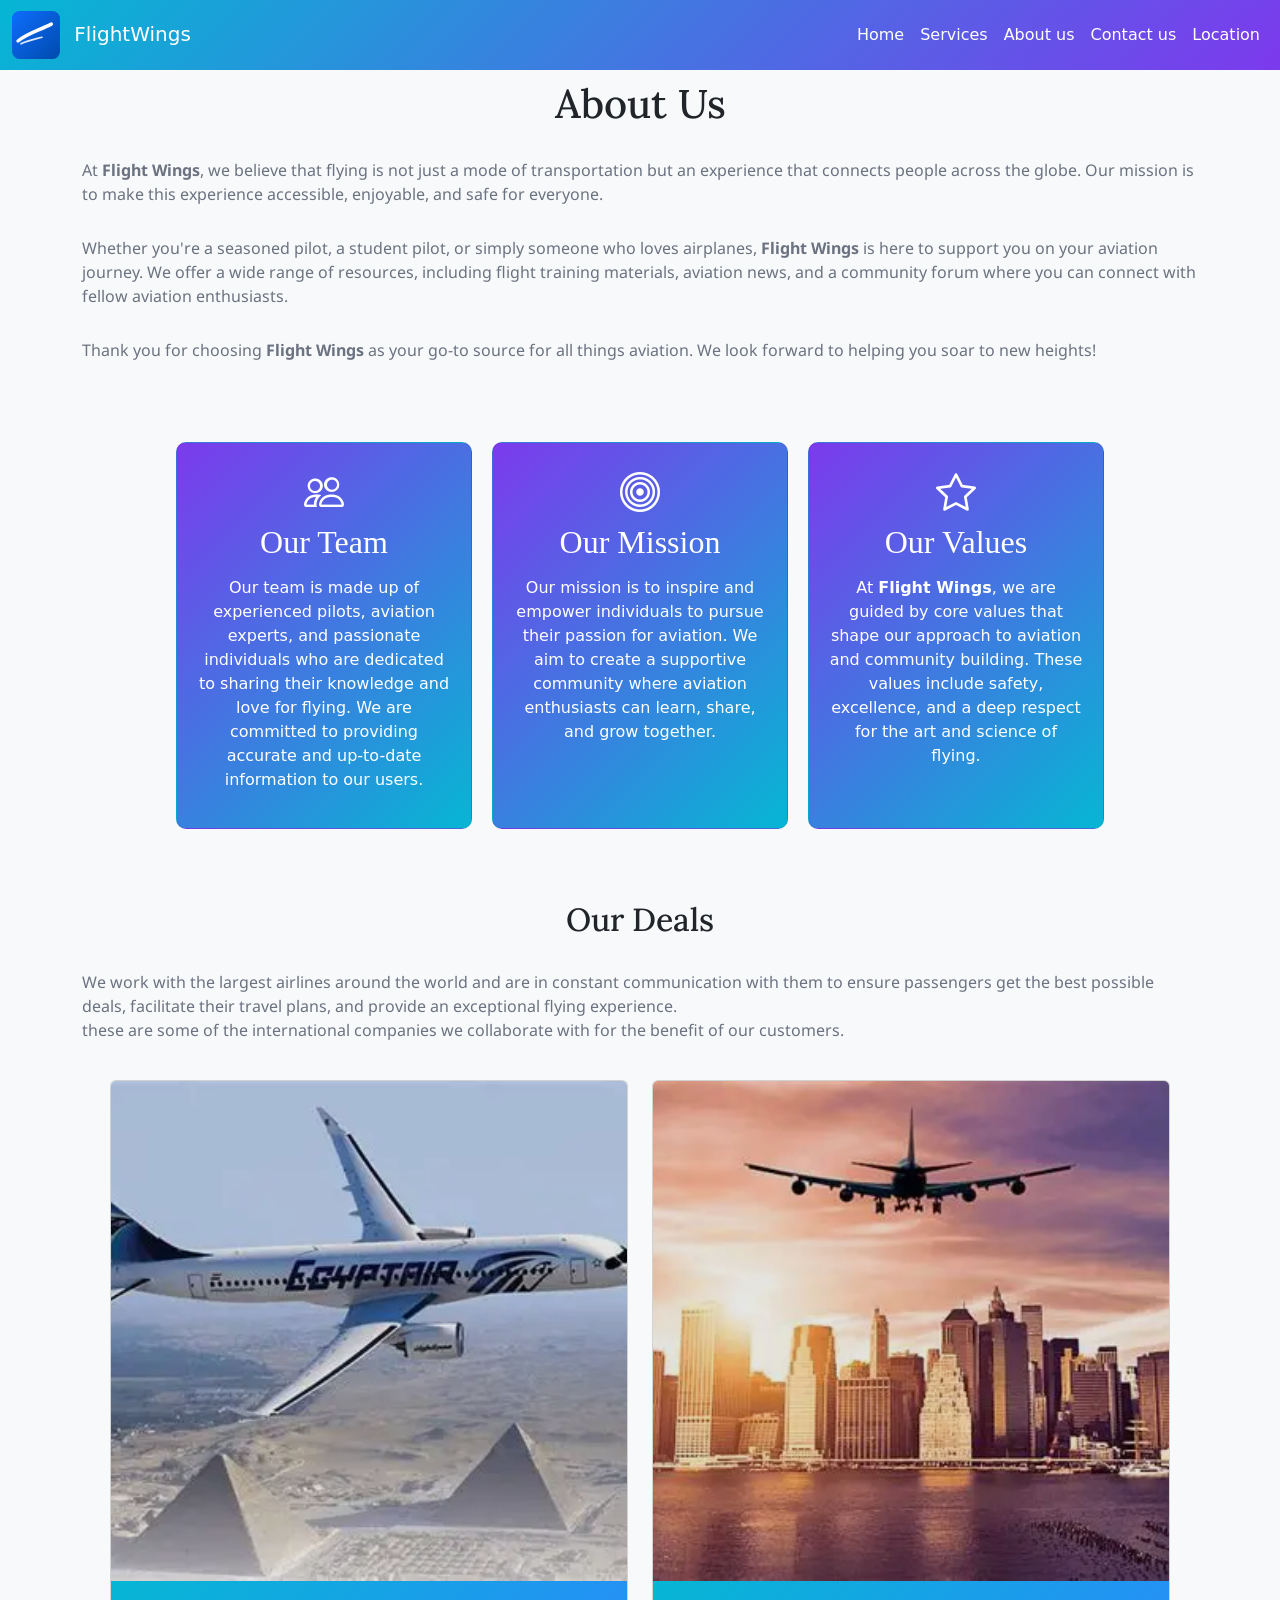
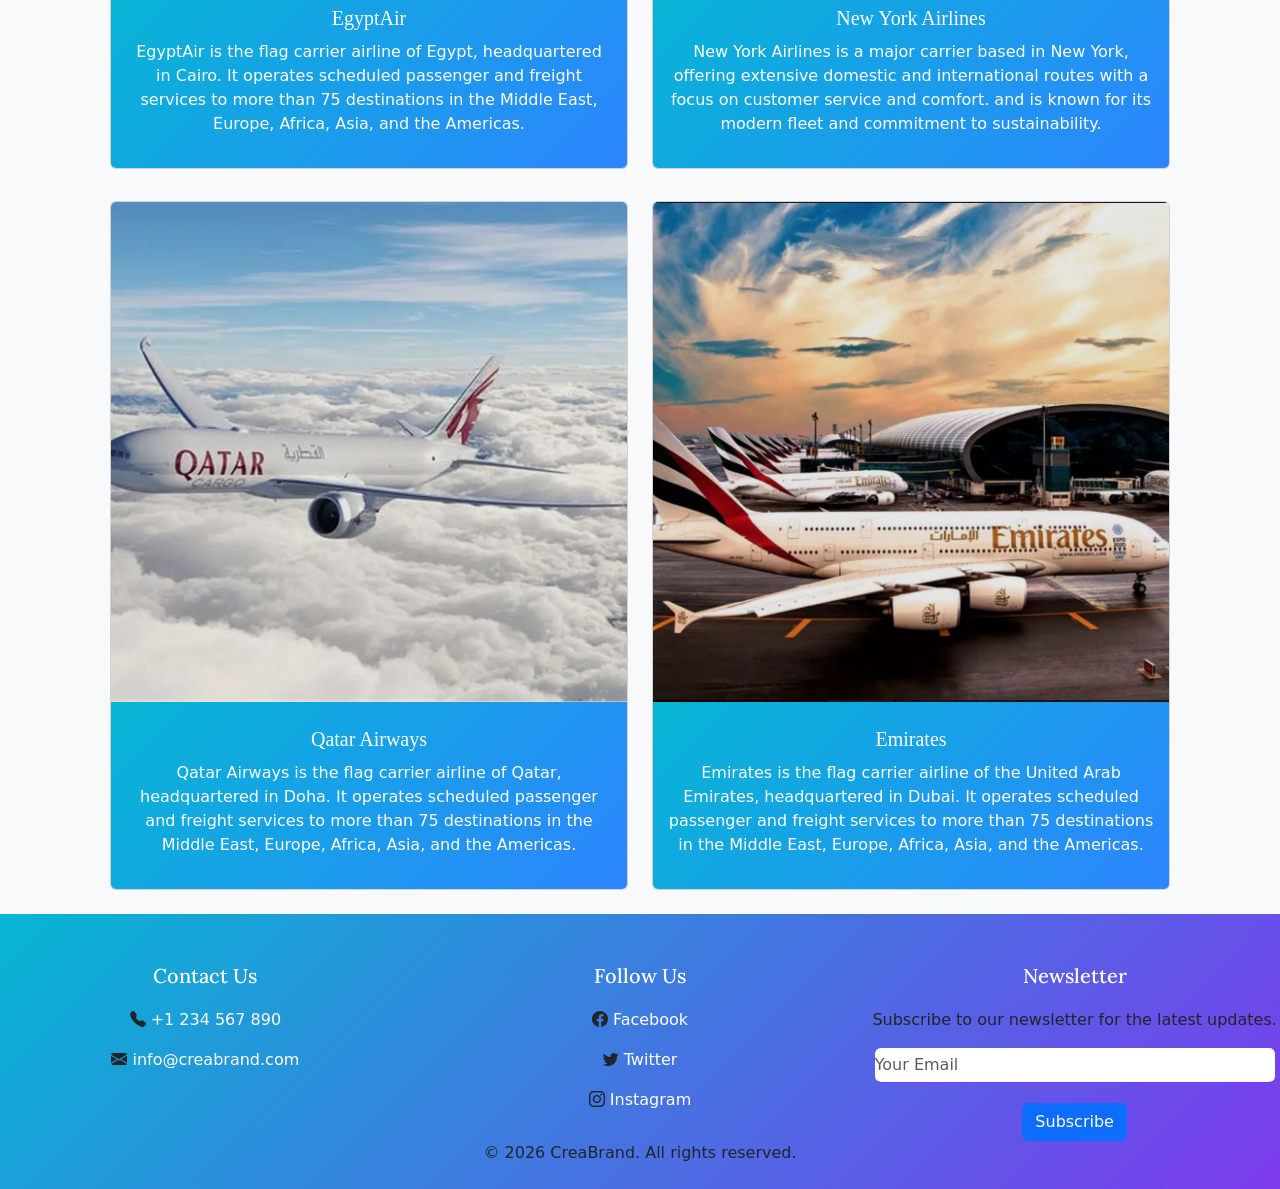
<file: html/about.html>
<!DOCTYPE html>
<html lang="en">
<head>
    <title>Flight Wings</title>
    <meta charset="UTF-8">
    <meta name="viewport" content="width=device-width, initial-scale=1.0">
    <link href="https://cdn.jsdelivr.net/npm/bootstrap@5.0.2/dist/css/bootstrap.min.css" rel="stylesheet" 
    integrity="sha384-EVSTQN3/azprG1Anm3QDgpJLIm9Nao0Yz1ztcQTwFspd3yD65VohhpuuCOmLASjC" crossorigin="anonymous">
    <link rel="preconnect" href="https://fonts.googleapis.com">
    <link rel="preconnect" href="https://fonts.gstatic.com" crossorigin>
    <link href="https://fonts.googleapis.com/css2?family=Lora:ital,wght@0,400..700;1,400..700&display=swap" rel="stylesheet">
    <link rel="stylesheet" href="https://cdn.jsdelivr.net/npm/bootstrap-icons@1.11.3/font/bootstrap-icons.css">
    <link rel="stylesheet" href="../css/main.css">
    <link rel="preconnect" href="https://fonts.googleapis.com">
    <link rel="preconnect" href="https://fonts.gstatic.com" crossorigin>
    <link href="https://fonts.googleapis.com/css2?family=Lora:ital,wght@0,400..700;1,400..700&family=Noto+Sans:ital,wght@0,100..900;1,100..900&display=swap" rel="stylesheet">
</head>
<body>

   <nav class="navbar navbar-expand-sm fixed-top m-0">

        <div class="container-fluid nav-items">

            <a href="./index.html" class="navbar-brand text-primary"><img src="../images/logo-blue.svg" width="48" height="48">
                <span style="color: #fff;" class="m-2">FlightWings</span>
                </a>

            <button class="navbar-toggler" type="button" data-bs-toggle="collapse" data-bs-target="#navbarNav"
            aria-controls="navbarNav" aria-expanded="false" onclick="addActive()">

            <span class="navbar-toggle-icon">

                <svg  xmlns="http://www.w3.org/2000/svg" width="16" height="16" fill="currentColor" class="bi bi-list" viewBox="0 0 16 16">
                    <path fill-rule="evenodd" d="M2.5 12a.5.5 0 0 1 .5-.5h10a.5.5 0 0 1 0 1H3a.5.5 0 0 1-.5-.5m0-4a.5.5 0 0 1 .5-.5h10a.5.5 0 0 1 0 1H3a.5.5 0 0 1-.5-.5m0-4a.5.5 0 0 1 .5-.5h10a.5.5 0 0 1 0 1H3a.5.5 0 0 1-.5-.5"/>
                </svg>

            </span>
            </button>

            <div class="collapse navbar-collapse" id="navbarNav">

                <ul class="navbar-nav ms-auto">
                    
                    <li class="nav-item"><a target="_parent" class="nav-link" href="./index.html">Home</a></li>
                    <li class="nav-item"><a target="_parent" class="nav-link" href="./services.html">Services</a></li>
                    <li class="nav-item"><a target="_parent" class="nav-link" href="./about.html">About us</a></li>
                    <li class="nav-item"><a target="_parent" class="nav-link" href="./contact.html">Contact us</a></li>
                    <li class="nav-item"><a target="_parent" class="nav-link" href="./location.html">Location</a></li>

                </ul>
                
            </div>

        </div>

    </nav>

    <div class="container" style="margin-top: 80px; margin-bottom: 80px;">
        <h1 class="about-us-title">About Us</h1>
        <p class="about-us-more-info">At <b class="about-us-bold">Flight Wings</b>, we believe that flying is not just a mode of transportation but an experience that connects people across the globe. Our mission is to make this experience accessible, enjoyable, and safe for everyone.</p>
        <p class="about-us-more-info">Whether you're a seasoned pilot, a student pilot, or simply someone who loves airplanes, <b class="about-us-bold">Flight Wings</b> is here to support you on your aviation journey. We offer a wide range of resources, including flight training materials, aviation news, and a community forum where you can connect with fellow aviation enthusiasts.</p>
        <p class="about-us-more-info">Thank you for choosing <b class="about-us-bold">Flight Wings</b> as your go-to source for all things aviation. We look forward to helping you soar to new heights!</p>
    </div>

    <div class="row m-5 about-us-row">
        <div class="col-md-3 mb-4 text-center about-us-cards">
            <i class="bi bi-people about-us-icon"></i>
            <h2 class="about-us-card-title">Our Team</h2>
            <p>Our team is made up of experienced pilots, aviation experts, and passionate individuals who are dedicated to sharing their knowledge and love for flying. We are committed to providing accurate and up-to-date information to our users.</p>
        </div>
        <div class="col-md-3 mb-4 text-center about-us-cards">
            <i class="bi bi-bullseye about-us-icon"></i>
            <h2 class="about-us-card-title">Our Mission</h2>
            <p>Our mission is to inspire and empower individuals to pursue their passion for aviation. We aim to create a supportive community where aviation enthusiasts can learn, share, and grow together.</p>
        </div>
        <div class="col-md-3 mb-4 text-center about-us-cards">
            <i class="bi bi-star about-us-icon"></i>
            <h2 class="about-us-card-title">Our Values</h2>
            <p>At <b>Flight Wings</b>, we are guided by core values that shape our approach to aviation and community building. These values include safety, excellence, and a deep respect for the art and science of flying.</p>
        </div>
    </div>
    
    <div class="our-deals container">
        <h2 class="our-deals-title">Our Deals</h2>
        <p class="our-deals-info">We work with the largest airlines around the world and are in constant communication with them to ensure passengers get the best possible deals, facilitate their travel plans, and provide an exceptional flying experience.
        <br> these are some of the international companies we collaborate with for the benefit of our customers.</p>
    </div>

    <div class="container">
            <div class="row m-3 text-center our-deals-container">

                <div class="col-lg-6 col-sm-12 my-2">

                    <div class="card our-deals-cards">
                        <img src="../images/Egypt.webp" alt="Egyptairplane" class="airplane-image">
                        <div class="our-deals-card-body">
                            <h5 class="our-deals-card-title">EgyptAir</h5>
                            <p class="our-deals-card-text">EgyptAir is the flag carrier airline of Egypt, headquartered in Cairo. It operates scheduled passenger and freight services to more than 75 destinations in the Middle East, Europe, Africa, Asia, and the Americas.</p>
                        </div>
                    </div>

                </div>

                <div class="col-lg-6 col-sm-12 my-2">

                    <div class="card our-deals-cards">
                        <img src="../images/NewYork.webp" alt="NewYorkairplane" class="airplane-image">
                        <div class="our-deals-card-body">
                            <h5 class="our-deals-card-title">New York Airlines</h5>
                            <p class="our-deals-card-text">New York Airlines is a major carrier based in New York, 
                                offering extensive domestic and international routes with a focus on customer service and comfort.
                                and is known for its modern fleet and commitment to sustainability.
                            </p>
                        </div>
                    </div>

                </div>


            </div>

            <div class="row m-3 text-center our-deals-container">

                <div class="col-lg-6 col-sm-12 my-2">

                    <div class="card our-deals-cards">
                        <img src="../images/Qatar.webp" alt="Qatarairplane" class="airplane-image">
                        <div class="our-deals-card-body">
                            <h5 class="our-deals-card-title">Qatar Airways</h5>
                            <p class="our-deals-card-text">Qatar Airways is the flag carrier airline of Qatar, headquartered in Doha. It operates scheduled passenger and freight services to more than 75 destinations in the Middle East, Europe, Africa, Asia, and the Americas.</p>
                        </div>
                    </div>

                </div>

                <div class="col-lg-6 col-sm-12 my-2">

                    <div class="card our-deals-cards">
                        <img src="../images/Emirate.jpg" alt="Emirateairplane" class="airplane-image">
                        <div class="our-deals-card-body">
                            <h5 class="our-deals-card-title">Emirates</h5>
                            <p class="our-deals-card-text">Emirates is the flag carrier airline of the United Arab Emirates, headquartered in Dubai. It operates scheduled passenger and freight services to more than 75 destinations in the Middle East, Europe, Africa, Asia, and the Americas.</p>
                        </div>
                    </div>

                </div>


            </div>


    </div>

    
    <footer class="footer text-center footer-expand-lg">

        <div class="row">
            <div class="col-md-4">
                <h5 class="footer-title">Contact Us</h5>
                <p class="footer-info"><i class="bi bi-telephone-fill"></i><a class="footer-links" href="tel:+1234567890"> +1 234 567 890</a></p>
                <p class="footer-info"><i class="bi bi-envelope-fill"></i> <a class="footer-links" href="mailto:info@creabrand.com">info@creabrand.com</a></p>
            </div>

            <div class="col-md-4">
                <h5 class="footer-title">Follow Us</h5>
                <p class="footer-info"><i class="bi bi-facebook"></i> <a class="footer-links" href="https://www.facebook.com/creabrand" target="_blank">Facebook</a></p>
                <p class="footer-info"><i class="bi bi-twitter"></i> <a class="footer-links" href="https://twitter.com/creabrand" target="_blank">Twitter</a></p>
                <p class="footer-info"><i class="bi bi-instagram"></i> <a class="footer-links" href="https://www.instagram.com/creabrand" target="_blank">Instagram</a></p>
            </div>

            <div class="col-md-4">
                <h5 class="footer-title">Newsletter</h5>
                <p class="footer-info">Subscribe to our newsletter for the latest updates.</p>
                <form>
                    <div class="form-group">
                        <input type="email" class="form-control footer-input" placeholder="Your Email">
                    </div>
                    <button type="submit" class="btn btn-primary footer-btn">Subscribe</button>
                </form>
            </div>
        </div>
        <p class="mb-0">&copy; 2026 CreaBrand. All rights reserved.</p>
        <br>
    </footer>
    
    <script src="../js/main.js"></script>
    <script src="https://cdn.jsdelivr.net/npm/bootstrap@5.0.2/dist/js/bootstrap.bundle.min.js" 
    integrity="sha384-MrcW6ZMFYlzcLA8Nl+NtUVF0sA7MsXsP1UyJoMp4YLEuNSfAP+JcXn/tWtIaxVXM" crossorigin="anonymous"></script>
</body>
</html>
</file>
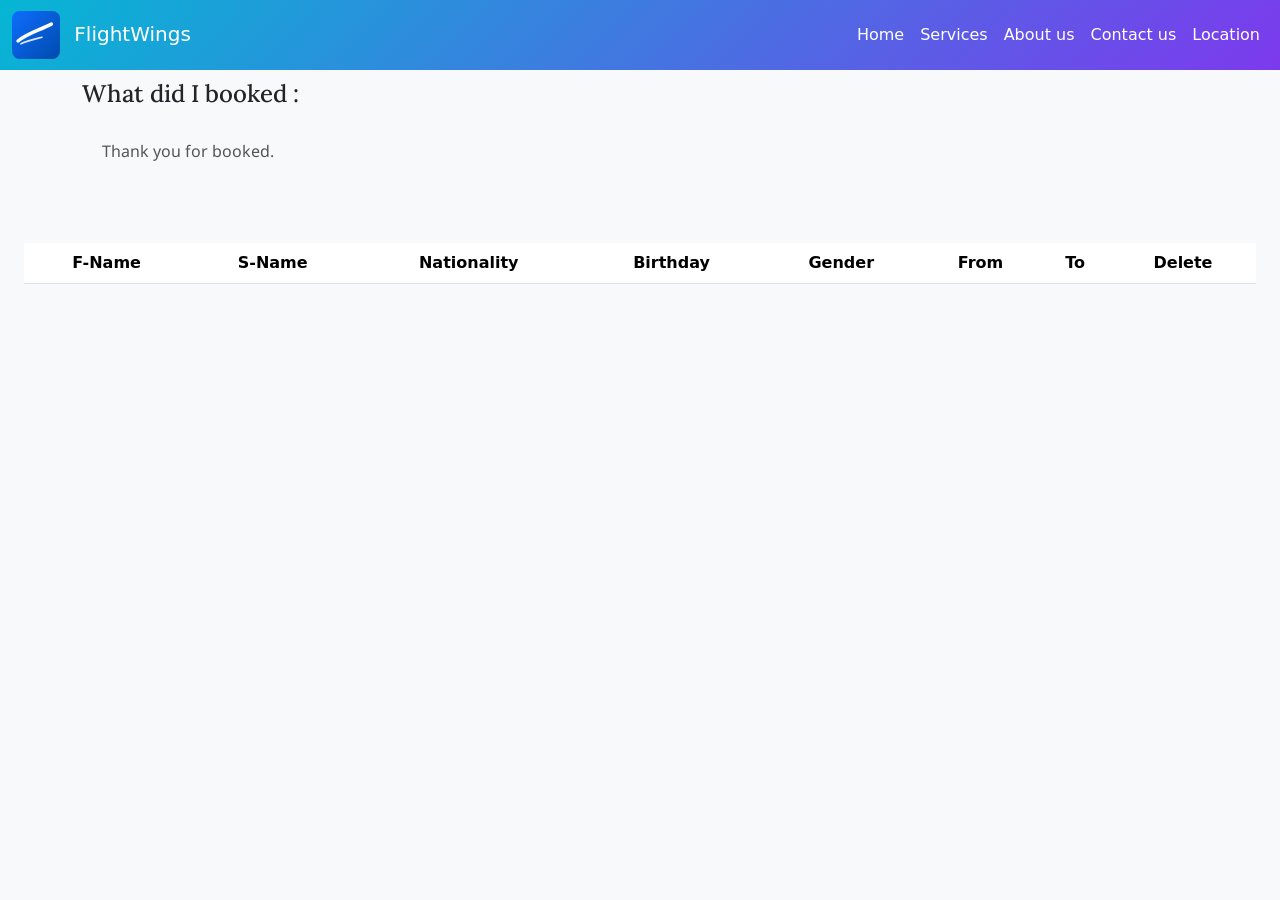
<file: html/booking req.html>
<!DOCTYPE html>
<html lang="en">
<head>
    <meta charset="UTF-8">
    <meta name="viewport" content="width=device-width, initial-scale=1.0">
    <link href="https://cdn.jsdelivr.net/npm/bootstrap@5.0.2/dist/css/bootstrap.min.css" rel="stylesheet" 
    integrity="sha384-EVSTQN3/azprG1Anm3QDgpJLIm9Nao0Yz1ztcQTwFspd3yD65VohhpuuCOmLASjC" crossorigin="anonymous">
    <link rel="preconnect" href="https://fonts.googleapis.com">
    <link rel="preconnect" href="https://fonts.gstatic.com" crossorigin>
    <link href="https://fonts.googleapis.com/css2?family=Lora:ital,wght@0,400..700;1,400..700&display=swap" rel="stylesheet">
    <link rel="stylesheet" href="https://cdn.jsdelivr.net/npm/bootstrap-icons@1.11.3/font/bootstrap-icons.css">
    <link rel="stylesheet" href="../css/main.css">
    <title>Flight Wings</title>
    <link rel="preconnect" href="https://fonts.googleapis.com">
    <link rel="preconnect" href="https://fonts.gstatic.com" crossorigin>
    <link href="https://fonts.googleapis.com/css2?family=Lora:ital,wght@0,400..700;1,400..700&family=Noto+Sans:ital,wght@0,100..900;1,100..900&display=swap" rel="stylesheet">
</head>
<body>
 
   <nav class="navbar navbar-expand-sm fixed-top m-0">

        <div class="container-fluid nav-items">

            <a href="./index.html" class="navbar-brand text-primary"><img src="../images/logo-blue.svg" width="48" height="48">
                <span style="color: #fff;" class="m-2">FlightWings</span>
                </a>

            <button class="navbar-toggler" type="button" data-bs-toggle="collapse" data-bs-target="#navbarNav"
            aria-controls="navbarNav" aria-expanded="false" onclick="addActive()">

            <span class="navbar-toggle-icon">

                <svg  xmlns="http://www.w3.org/2000/svg" width="16" height="16" fill="currentColor" class="bi bi-list" viewBox="0 0 16 16">
                    <path fill-rule="evenodd" d="M2.5 12a.5.5 0 0 1 .5-.5h10a.5.5 0 0 1 0 1H3a.5.5 0 0 1-.5-.5m0-4a.5.5 0 0 1 .5-.5h10a.5.5 0 0 1 0 1H3a.5.5 0 0 1-.5-.5m0-4a.5.5 0 0 1 .5-.5h10a.5.5 0 0 1 0 1H3a.5.5 0 0 1-.5-.5"/>
                </svg>

            </span>
            </button>

            <div class="collapse navbar-collapse" id="navbarNav">

                <ul class="navbar-nav ms-auto">
                    
                    <li class="nav-item"><a target="_parent" class="nav-link" href="./index.html">Home</a></li>
                    <li class="nav-item"><a target="_parent" class="nav-link" href="./services.html">Services</a></li>
                    <li class="nav-item"><a target="_parent" class="nav-link" href="./about.html">About us</a></li>
                    <li class="nav-item"><a target="_parent" class="nav-link" href="./contact.html">Contact us</a></li>
                    <li class="nav-item"><a target="_parent" class="nav-link" href="./location.html">Location</a></li>

                </ul>
                
            </div>

        </div>

    </nav>
    
    <div class="container flights-search-container" style="margin-top: 80px; margin-bottom: 80px;">
        <h4 class="req-title">What did I booked :</h4>
        <p class="req-info">Thank you for booked.</p>
    </div>

    <div class="table-responsive m-4">
        <table class="table table-striped table-hover align-middle mb-0 bg-white"> 
            <thead>
                <tr>
                    <th scope="col" id="F-name">F-Name</th>
                    <th scope="col" id="S-name">S-Name</th>
                    <th scope="col" id="nationality">Nationality</th>
                    <th scope="col" id="birthday">Birthday</th>
                    <th scope="col" id="gender">Gender</th>
                    <th scope="col" id="from">From</th>
                    <th scope="col" id="to">To</th>
                    <th scope="col" id="actions">Delete</th>
                </tr>
            </thead>
            <tbody id="my-books">
                
            </tbody>
        </table>
    </div>



    <script src="../js/main.js"></script>
    <script src="https://cdn.jsdelivr.net/npm/bootstrap@5.0.2/dist/js/bootstrap.bundle.min.js" 
    integrity="sha384-MrcW6ZMFYlzcLA8Nl+NtUVF0sA7MsXsP1UyJoMp4YLEuNSfAP+JcXn/tWtIaxVXM" crossorigin="anonymous"></script>
</body>
</html>
</file>
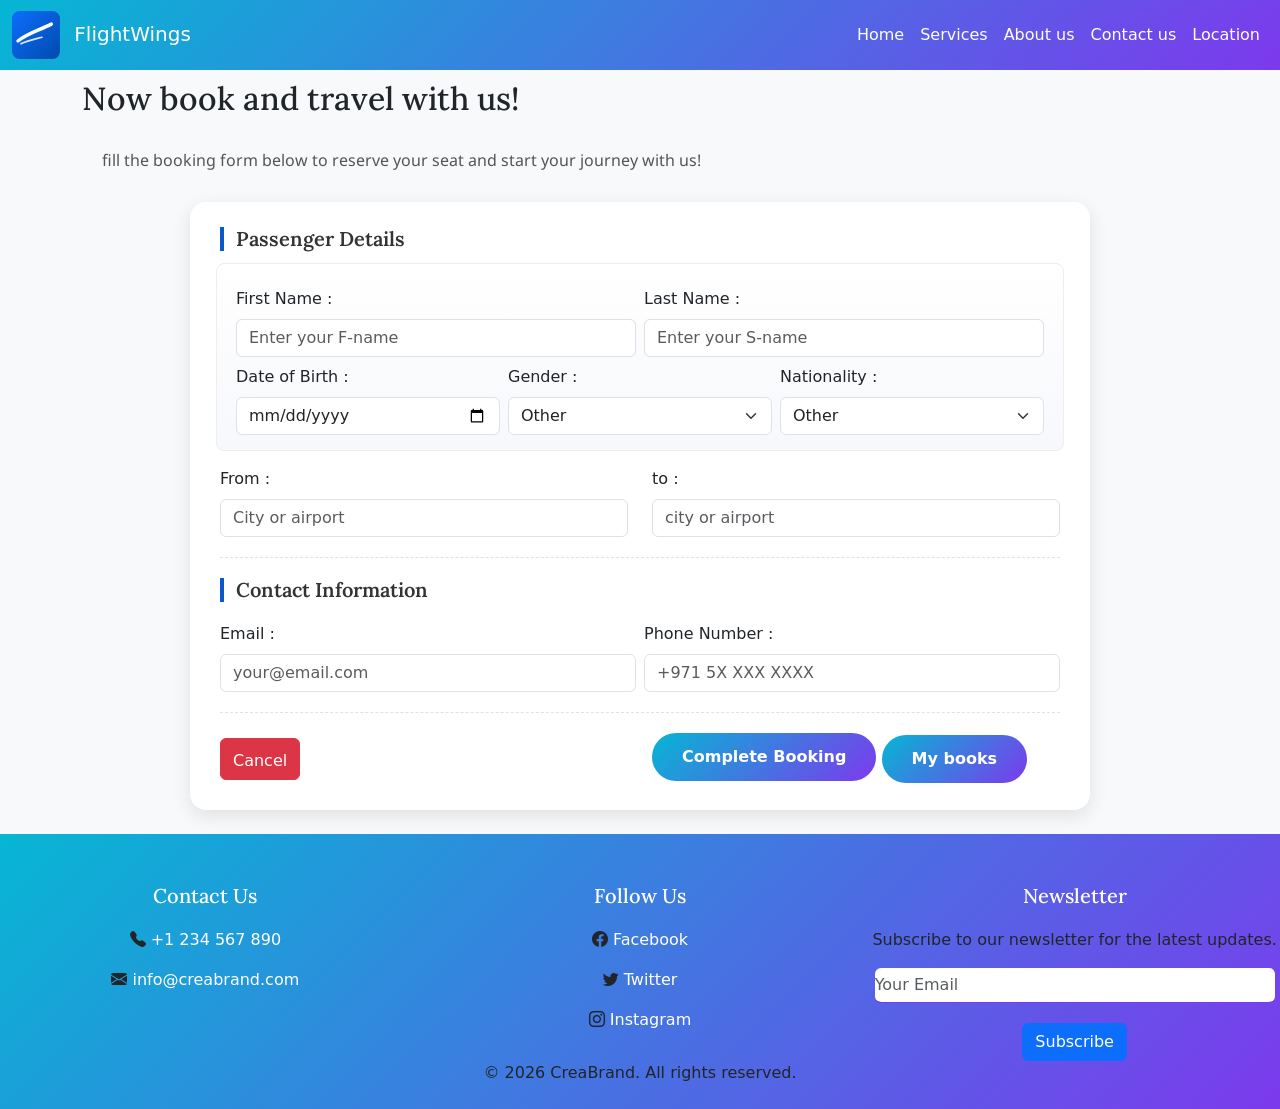
<file: html/booking.html>
<!DOCTYPE html>
<html lang="en">
<head>
    <meta charset="UTF-8">
    <meta name="viewport" content="width=device-width, initial-scale=1.0">
    <link href="https://cdn.jsdelivr.net/npm/bootstrap@5.0.2/dist/css/bootstrap.min.css" rel="stylesheet" 
    integrity="sha384-EVSTQN3/azprG1Anm3QDgpJLIm9Nao0Yz1ztcQTwFspd3yD65VohhpuuCOmLASjC" crossorigin="anonymous">
    <link rel="preconnect" href="https://fonts.googleapis.com">
    <link rel="preconnect" href="https://fonts.gstatic.com" crossorigin>
    <link href="https://fonts.googleapis.com/css2?family=Lora:ital,wght@0,400..700;1,400..700&display=swap" rel="stylesheet">
    <link rel="stylesheet" href="https://cdn.jsdelivr.net/npm/bootstrap-icons@1.11.3/font/bootstrap-icons.css">
    <link rel="stylesheet" href="../css/main.css">
        <title>Flight Wings</title>
    <link rel="preconnect" href="https://fonts.googleapis.com">
    <link rel="preconnect" href="https://fonts.gstatic.com" crossorigin>
    <link href="https://fonts.googleapis.com/css2?family=Lora:ital,wght@0,400..700;1,400..700&family=Noto+Sans:ital,wght@0,100..900;1,100..900&display=swap" rel="stylesheet">
</head>
<body>

   <nav class="navbar navbar-expand-sm fixed-top m-0">

        <div class="container-fluid nav-items">

            <a href="./index.html" class="navbar-brand text-primary"><img src="../images/logo-blue.svg" width="48" height="48">
                <span style="color: #fff;" class="m-2">FlightWings</span>
                </a>

            <button class="navbar-toggler" type="button" data-bs-toggle="collapse" data-bs-target="#navbarNav"
            aria-controls="navbarNav" aria-expanded="false" onclick="addActive()">

            <span class="navbar-toggle-icon">

                <svg  xmlns="http://www.w3.org/2000/svg" width="16" height="16" fill="currentColor" class="bi bi-list" viewBox="0 0 16 16">
                    <path fill-rule="evenodd" d="M2.5 12a.5.5 0 0 1 .5-.5h10a.5.5 0 0 1 0 1H3a.5.5 0 0 1-.5-.5m0-4a.5.5 0 0 1 .5-.5h10a.5.5 0 0 1 0 1H3a.5.5 0 0 1-.5-.5m0-4a.5.5 0 0 1 .5-.5h10a.5.5 0 0 1 0 1H3a.5.5 0 0 1-.5-.5"/>
                </svg>

            </span>
            </button>

            <div class="collapse navbar-collapse" id="navbarNav">

                <ul class="navbar-nav ms-auto">
                    
                    <li class="nav-item"><a target="_parent" class="nav-link" href="./index.html">Home</a></li>
                    <li class="nav-item"><a target="_parent" class="nav-link" href="./services.html">Services</a></li>
                    <li class="nav-item"><a target="_parent" class="nav-link" href="./about.html">About us</a></li>
                    <li class="nav-item"><a target="_parent" class="nav-link" href="./contact.html">Contact us</a></li>
                    <li class="nav-item"><a target="_parent" class="nav-link" href="./location.html">Location</a></li>

                </ul>
                
            </div>

        </div>

    </nav>
        
    <div class="container flights-search-container" style="margin-top: 80px;">
        <h2 class="booking-title">Now book and travel with us!</h2>
        <p class="booking-info">fill the booking form below to reserve your seat and start your journey with us!</p>
    </div>
    
    <div class="container my-4">
        <div class="booking-card mx-auto">
        <form id="bookingForm" >
            

            <div class="booking-section">
                <h5 class="section-title">Passenger Details</h5>
                <div id="passengersContainer">

                    <div class="passenger-block row g-2 mb-3">
                        <div class="col-md-6">
                            <label class="form-label">First Name :</label>
                            <input type="text" class="form-control" id="booking-f-name" placeholder="Enter your F-name" required>
                        </div>
                        <div class="col-md-6">
                            <label class="form-label">Last Name :</label>
                            <input type="text" class="form-control" id="booking-s-name" placeholder="Enter your S-name" required>
                        </div>
                        <div class="col-md-4">
                            <label class="form-label">Date of Birth :</label>
                            <input type="date" class="form-control" id="booking-birth" required>
                        </div>
                        <div class="col-md-4">
                            <label class="form-label">Gender :</label>
                            <select class="form-select" id="booking-gender" required>
                                <option value="Other">Other</option>
                                <option value="Male">Male</option>
                                <option value="Female">Female</option>
                            </select>
                        </div>
                        <div class="col-md-4">
                            <label class="form-label">Nationality :</label>
                            <select class="form-select" id="booking-nationality" required>
                                <option value="Other">Other</option>
                                <option value="UAE">UAE</option>
                                <option value="USA">USA</option>
                                <option value="UK">UK</option>
                                <option value="France">France</option>
                                <option value="Japan">Japan</option>
                            </select>
                        </div>
                    </div>
                </div>
                <div class="row">
                    <div class="col-md-6">
                        <label class="form-label">From :</label>
                        <input type="text" class="form-control" id="booking-from" placeholder="City or airport" required>
                    </div>
                    <div class="col-md-6">
                        <label class="form-label">to :</label>
                        <input type="text" class="form-control" id="booking-to" placeholder="city or airport" required>
                    </div>
                </div>
            
            </div>

            

            <div class="booking-section">
                <h5 class="section-title">Contact Information</h5>
                <div class="row g-2">
                    <div class="col-md-6">
                        <label class="form-label">Email :</label>
                        <input type="email" class="form-control" id="booking-email" placeholder="your@email.com" required>
                    </div>
                    <div class="col-md-6">
                        <label class="form-label">Phone Number :</label>
                        <input type="tel" class="form-control" id="booking-number" placeholder="+971 5X XXX XXXX" required>
                    </div>
                </div>
            </div>

            <div class="row align-items-center">
                <div class="col-md-6 col-sm-12">
                    <span class="btn btn-danger" style="padding-top: 10px;" onclick="cleanData()">Cancel</span>
                </div>
                <div class="col-md-6">
                    <span class="btn btn-book btn-lg mb-1" id="booking-complate" onclick="completeBooking()">
                        Complete Booking
                    </span>
                    <a href="./booking req.html" style="color: white;"><span class="btn btn-book btn-lg" id="booking-complate">
                        My books
                    </span></a>
                </div>
            </div>

        </form>
        </div>
    </div>




    
    <footer class="footer text-center footer-expand-lg">

        <div class="row">
            <div class="col-md-4">
                <h5 class="footer-title">Contact Us</h5>
                <p class="footer-info"><i class="bi bi-telephone-fill"></i><a class="footer-links" href="tel:+1234567890"> +1 234 567 890</a></p>
                <p class="footer-info"><i class="bi bi-envelope-fill"></i> <a class="footer-links" href="mailto:info@creabrand.com">info@creabrand.com</a></p>
            </div>

            <div class="col-md-4">
                <h5 class="footer-title">Follow Us</h5>
                <p class="footer-info"><i class="bi bi-facebook"></i> <a class="footer-links" href="https://www.facebook.com/creabrand" target="_blank">Facebook</a></p>
                <p class="footer-info"><i class="bi bi-twitter"></i> <a class="footer-links" href="https://twitter.com/creabrand" target="_blank">Twitter</a></p>
                <p class="footer-info"><i class="bi bi-instagram"></i> <a class="footer-links" href="https://www.instagram.com/creabrand" target="_blank">Instagram</a></p>
            </div>

            <div class="col-md-4">
                <h5 class="footer-title">Newsletter</h5>
                <p class="footer-info">Subscribe to our newsletter for the latest updates.</p>
                <form>
                    <div class="form-group">
                        <input type="email" class="form-control footer-input" placeholder="Your Email">
                    </div>
                    <button type="submit" class="btn btn-primary footer-btn">Subscribe</button>
                </form>
            </div>
        </div>
        <p class="mb-0">&copy; 2026 CreaBrand. All rights reserved.</p>
        <br>
    </footer>
    
    <script src="../js/main.js"></script>
    <script src="https://cdn.jsdelivr.net/npm/bootstrap@5.0.2/dist/js/bootstrap.bundle.min.js" 
    integrity="sha384-MrcW6ZMFYlzcLA8Nl+NtUVF0sA7MsXsP1UyJoMp4YLEuNSfAP+JcXn/tWtIaxVXM" crossorigin="anonymous"></script>
</body>
</html>
</file>
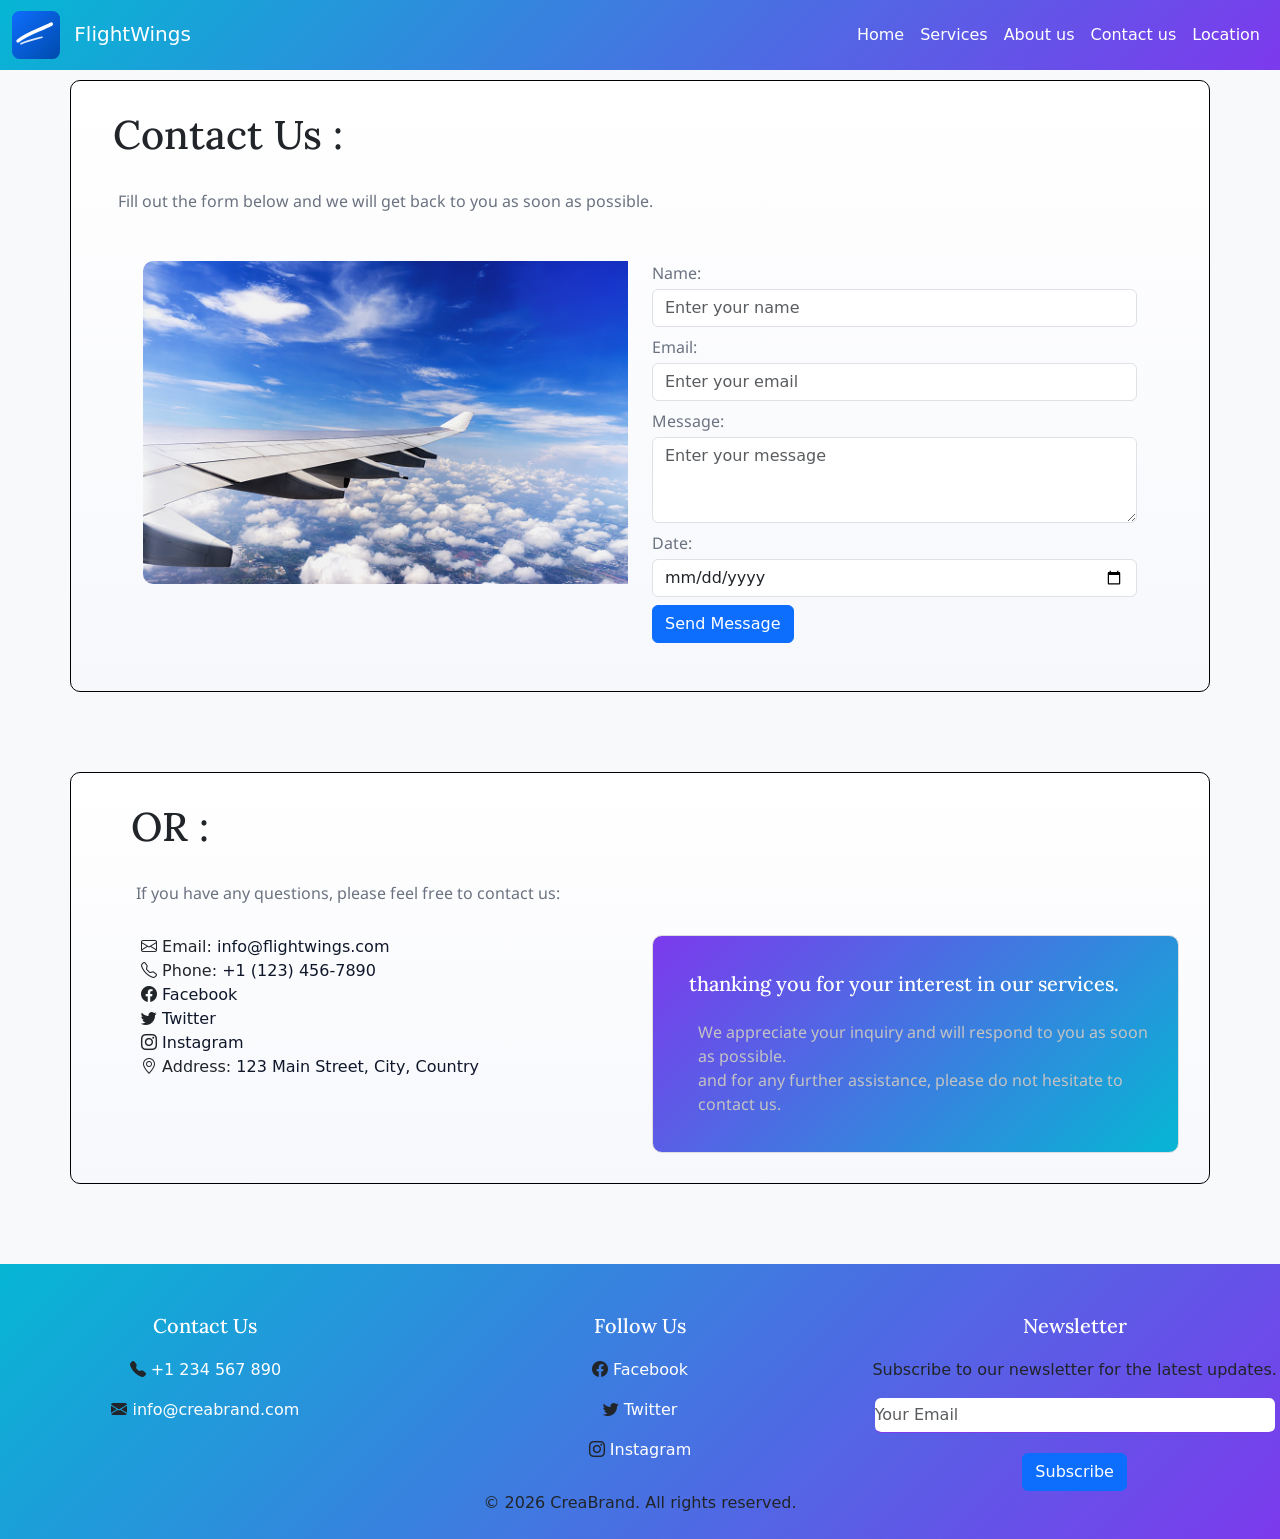
<file: html/contact.html>
<!DOCTYPE html>
<html lang="en">
<head>
    <meta charset="UTF-8">
    <meta name="viewport" content="width=device-width, initial-scale=1.0">
    <link href="https://cdn.jsdelivr.net/npm/bootstrap@5.0.2/dist/css/bootstrap.min.css" rel="stylesheet" 
    integrity="sha384-EVSTQN3/azprG1Anm3QDgpJLIm9Nao0Yz1ztcQTwFspd3yD65VohhpuuCOmLASjC" crossorigin="anonymous">
    <link rel="preconnect" href="https://fonts.googleapis.com">
    <link rel="preconnect" href="https://fonts.gstatic.com" crossorigin>
    <link href="https://fonts.googleapis.com/css2?family=Lora:ital,wght@0,400..700;1,400..700&display=swap" rel="stylesheet">
    <link rel="stylesheet" href="https://cdn.jsdelivr.net/npm/bootstrap-icons@1.11.3/font/bootstrap-icons.css">
    <link rel="stylesheet" href="../css/main.css">
    <title>Flight Wings</title>
    <link rel="preconnect" href="https://fonts.googleapis.com">
    <link rel="preconnect" href="https://fonts.gstatic.com" crossorigin>
    <link href="https://fonts.googleapis.com/css2?family=Lora:ital,wght@0,400..700;1,400..700&family=Noto+Sans:ital,wght@0,100..900;1,100..900&display=swap" rel="stylesheet">
</head>
<body>
   
   <nav class="navbar navbar-expand-sm fixed-top m-0">

        <div class="container-fluid nav-items">

            <a href="./index.html" class="navbar-brand text-primary"><img src="../images/logo-blue.svg" width="48" height="48">
                <span style="color: #fff;" class="m-2">FlightWings</span>
                </a>

            <button class="navbar-toggler" type="button" data-bs-toggle="collapse" data-bs-target="#navbarNav"
            aria-controls="navbarNav" aria-expanded="false" onclick="addActive()">

            <span class="navbar-toggle-icon">

                <svg  xmlns="http://www.w3.org/2000/svg" width="16" height="16" fill="currentColor" class="bi bi-list" viewBox="0 0 16 16">
                    <path fill-rule="evenodd" d="M2.5 12a.5.5 0 0 1 .5-.5h10a.5.5 0 0 1 0 1H3a.5.5 0 0 1-.5-.5m0-4a.5.5 0 0 1 .5-.5h10a.5.5 0 0 1 0 1H3a.5.5 0 0 1-.5-.5m0-4a.5.5 0 0 1 .5-.5h10a.5.5 0 0 1 0 1H3a.5.5 0 0 1-.5-.5"/>
                </svg>

            </span>
            </button>

            <div class="collapse navbar-collapse" id="navbarNav">

                <ul class="navbar-nav ms-auto">
                    
                    <li class="nav-item"><a target="_parent" class="nav-link" href="./index.html">Home</a></li>
                    <li class="nav-item"><a target="_parent" class="nav-link" href="./services.html">Services</a></li>
                    <li class="nav-item"><a target="_parent" class="nav-link" href="./about.html">About us</a></li>
                    <li class="nav-item"><a target="_parent" class="nav-link" href="./contact.html">Contact us</a></li>
                    <li class="nav-item"><a target="_parent" class="nav-link" href="./location.html">Location</a></li>

                </ul>
                
            </div>

        </div>

    </nav>

    <div class="container contact-us-top" style="margin-top: 80px; margin-bottom: 80px;">

        <h1 class="contact-us-title">Contact Us :</h1>
         <p class="contact-us-info">Fill out the form below and we will get back to you as soon as possible.</p>
    <div class="row m-5 contact-us-row">

        <div class="col-md-6 col-sm-0">
            <img src="../images/contact.jpg" alt="Contact Us" class="img-fluid-contact-us">
        </div>


        <div class="col-md-6 col-sm-12">
            <form action="Get" method="post">

                <div class="form-group-contact-us">
                    <label class="label-contact-us" for="name">Name:</label>
                    <input type="text" class="form-control" id="name" placeholder="Enter your name">
                </div>

                <div class="form-group-contact-us">
                    <label class="label-contact-us" for="email">Email:</label>
                    <input type="email" class="form-control" id="email" placeholder="Enter your email">
                </div>

                <div class="form-group-contact-us">
                    <label class="label-contact-us" for="message">Message:</label>
                    <textarea class="form-control" id="message" rows="3" placeholder="Enter your message"></textarea>
                </div>

                <div class="form-group-contact-us">
                    <label class="label-contact-us" for="date">Date:</label>
                    <input type="date" class="form-control" id="date">
                </div>
                <button type="submit" class="btn btn-primary">Send Message</button>
            </form>
        </div>
    </div>


    </div>


    <div class="container contact-us-bottom" style="margin-top: 80px; margin-bottom: 80px;">
        <h1 class="contact-us-title">OR :</h1>
        <p class="contact-us-info">If you have any questions, please feel free to contact us:</p>
        <div class="row">

            <div class="col-md-6 col-sm-12">
                <ul class="contact-us-list">
                    <li class="contack-us-item"><i class="bi bi-envelope"></i> Email: <a href="mailto:info@flightwings.com">info@flightwings.com</a></li>
                    <li class="contack-us-item"><i class="bi bi-telephone"></i> Phone:<a href="tel:+11234567890"> +1 (123) 456-7890</a></li>
                 <li class="contack-us-item"><i class="bi bi-facebook"></i> <a href="https://facebook.com/flightwings" target="_blank">Facebook</a></li>
                    <li class="contack-us-item"><i class="bi bi-twitter"></i> <a href="https://twitter.com/flightwings" target="_blank">Twitter</a></li>
                    <li class="contack-us-item"><i class="bi bi-instagram"></i> <a href="https://instagram.com/flightwings" target="_blank">Instagram</a></li>
                    <li class="contack-us-item"><i class="bi bi-geo-alt"></i> Address:<a href="https://maps.google.com/?q=123+Main+Street,+City,+Country" target="_blank"> 123 Main Street, City, Country</a></li>
                </ul>
            </div>

            <div class="col-md-6 col-sm-12">
                <div class="card contact-us-card-thank-you">
                    <div class="card-body">
                        <h5 class="card-title-contact-us mt-0">thanking you for your interest in our services.</h5>
                    </div>
                    <p class="card-text-contact-us">We appreciate your inquiry and will respond to you as soon as possible.<br>and for any further assistance, please do not hesitate to contact us.</p>
                </div>
            </div>

        </div>
    </div>

    <footer class="footer text-center footer-expand-lg">

        <div class="row">
            <div class="col-md-4">
                <h5 class="footer-title">Contact Us</h5>
                <p class="footer-info"><i class="bi bi-telephone-fill"></i><a class="footer-links" href="tel:+1234567890"> +1 234 567 890</a></p>
                <p class="footer-info"><i class="bi bi-envelope-fill"></i> <a class="footer-links" href="mailto:info@creabrand.com">info@creabrand.com</a></p>
            </div>

            <div class="col-md-4">
                <h5 class="footer-title">Follow Us</h5>
                <p class="footer-info"><i class="bi bi-facebook"></i> <a class="footer-links" href="https://www.facebook.com/creabrand" target="_blank">Facebook</a></p>
                <p class="footer-info"><i class="bi bi-twitter"></i> <a class="footer-links" href="https://twitter.com/creabrand" target="_blank">Twitter</a></p>
                <p class="footer-info"><i class="bi bi-instagram"></i> <a class="footer-links" href="https://www.instagram.com/creabrand" target="_blank">Instagram</a></p>
            </div>

            <div class="col-md-4">
                <h5 class="footer-title">Newsletter</h5>
                <p class="footer-info">Subscribe to our newsletter for the latest updates.</p>
                <form>
                    <div class="form-group">
                        <input type="email" class="form-control footer-input" placeholder="Your Email">
                    </div>
                    <button type="submit" class="btn btn-primary footer-btn">Subscribe</button>
                </form>
            </div>
        </div>
        <p class="mb-0">&copy; 2026 CreaBrand. All rights reserved.</p>
        <br>
    </footer>
    
    <script src="../js/main.js"></script>
    <script src="https://cdn.jsdelivr.net/npm/bootstrap@5.0.2/dist/js/bootstrap.bundle.min.js" 
    integrity="sha384-MrcW6ZMFYlzcLA8Nl+NtUVF0sA7MsXsP1UyJoMp4YLEuNSfAP+JcXn/tWtIaxVXM" crossorigin="anonymous"></script>
</body>
</html>
</file>
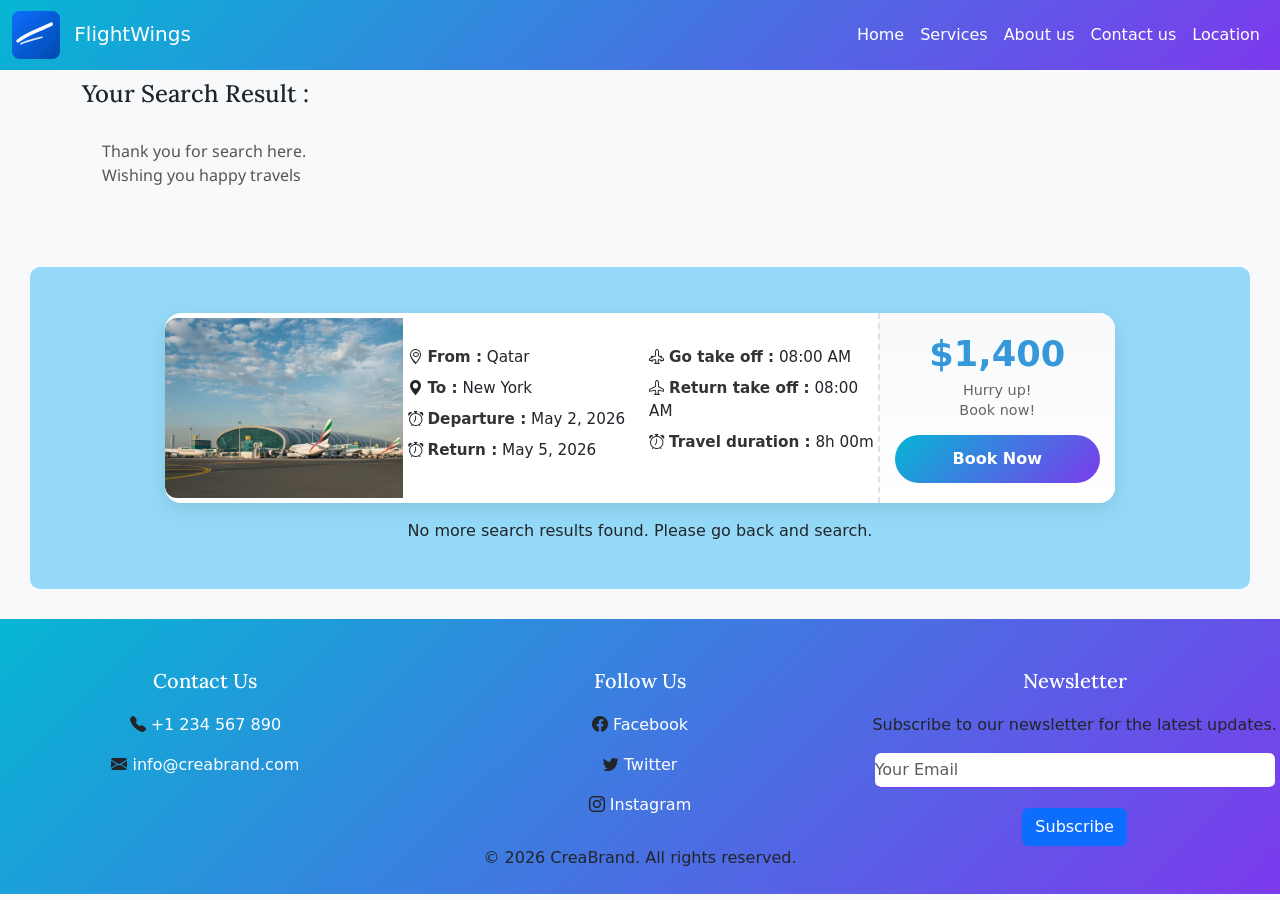
<file: html/flights-results.html>
<!DOCTYPE html>
<html lang="en">
<head>
    <meta charset="UTF-8">
    <meta name="viewport" content="width=device-width, initial-scale=1.0">
    <link href="https://cdn.jsdelivr.net/npm/bootstrap@5.0.2/dist/css/bootstrap.min.css" rel="stylesheet" 
    integrity="sha384-EVSTQN3/azprG1Anm3QDgpJLIm9Nao0Yz1ztcQTwFspd3yD65VohhpuuCOmLASjC" crossorigin="anonymous">
    <link rel="preconnect" href="https://fonts.googleapis.com">
    <link rel="preconnect" href="https://fonts.gstatic.com" crossorigin>
    <link href="https://fonts.googleapis.com/css2?family=Lora:ital,wght@0,400..700;1,400..700&display=swap" rel="stylesheet">
    <link rel="stylesheet" href="https://cdn.jsdelivr.net/npm/bootstrap-icons@1.11.3/font/bootstrap-icons.css">
    <link rel="stylesheet" href="../css/main.css">    
    <title>Flight Wings</title>
    <link rel="preconnect" href="https://fonts.googleapis.com">
    <link rel="preconnect" href="https://fonts.gstatic.com" crossorigin>
    <link href="https://fonts.googleapis.com/css2?family=Lora:ital,wght@0,400..700;1,400..700&family=Noto+Sans:ital,wght@0,100..900;1,100..900&display=swap" rel="stylesheet">
</head>
<body>
  
   <nav class="navbar navbar-expand-sm fixed-top m-0">

        <div class="container-fluid nav-items">

            <a href="./index.html" class="navbar-brand text-primary"><img src="../images/logo-blue.svg" width="48" height="48">
                <span style="color: #fff;" class="m-2">FlightWings</span>
                </a>

            <button class="navbar-toggler" type="button" data-bs-toggle="collapse" data-bs-target="#navbarNav"
            aria-controls="navbarNav" aria-expanded="false" onclick="addActive()">

            <span class="navbar-toggle-icon">

                <svg  xmlns="http://www.w3.org/2000/svg" width="16" height="16" fill="currentColor" class="bi bi-list" viewBox="0 0 16 16">
                    <path fill-rule="evenodd" d="M2.5 12a.5.5 0 0 1 .5-.5h10a.5.5 0 0 1 0 1H3a.5.5 0 0 1-.5-.5m0-4a.5.5 0 0 1 .5-.5h10a.5.5 0 0 1 0 1H3a.5.5 0 0 1-.5-.5m0-4a.5.5 0 0 1 .5-.5h10a.5.5 0 0 1 0 1H3a.5.5 0 0 1-.5-.5"/>
                </svg>

            </span>
            </button>

            <div class="collapse navbar-collapse" id="navbarNav">

                <ul class="navbar-nav ms-auto">
                    
                    <li class="nav-item"><a target="_parent" class="nav-link" href="./index.html">Home</a></li>
                    <li class="nav-item"><a target="_parent" class="nav-link" href="./services.html">Services</a></li>
                    <li class="nav-item"><a target="_parent" class="nav-link" href="./about.html">About us</a></li>
                    <li class="nav-item"><a target="_parent" class="nav-link" href="./contact.html">Contact us</a></li>
                    <li class="nav-item"><a target="_parent" class="nav-link" href="./location.html">Location</a></li>

                </ul>
                
            </div>

        </div>

    </nav>

    <div class="container flights-search-container" style="margin-top: 80px; margin-bottom: 80px;">
        <h4 class="result-search-title">Your Search Result :</h4>
        <p class="result-search-info">Thank you for search here. <br> Wishing you happy travels</p>
    </div>

    <div style="background:  #94daf8; padding: 30px; margin: 30px; border-radius: 10px;">

        <div class="result" >

                <div class="flihgts-avialable">

            <div class="ticket-card mx-auto my-3">
                <div class="row g-0 align-items-center">
        
        
                    <div class="col-lg-3 col-md-4 col-sm-12 ticket-img-col">
                        <img src="../images/airport.jpg" class="airport-img" alt="Flight">
                    </div>

        
                <div class="col-lg-6 col-md-8 col-sm-12 ticket-info-col">
                    <div class="row g-2">
            
        
                        <div class="col-md-6 col-sm-6">
                            <div class="info-block">
                                <p style="margin-left: 5px;"><i class="bi bi-geo-alt"      style=" margin-right: 5px;"></i><b>From :</b> Qatar</p>
                                <p style="margin-left: 5px;"><i class="bi bi-geo-alt-fill" style=" margin-right: 5px;"></i><b>To :</b> New York</p>
                                <p style="margin-left: 5px;"><i class="bi bi-alarm"        style=" margin-right: 5px;"></i><b>Departure :</b> <time datetime="2026-05-02">May 2, 2026</time></p>
                                <p style="margin-left: 5px;"><i class="bi bi-alarm"        style=" margin-right: 5px;"></i><b>Return :</b> <time datetime="2026-05-05">May 5, 2026</time></p>
                            </div>
                        </div>

        
                        <div class="col-md-6 col-sm-6">
                            <div class="info-block">
                                <p style="margin-left: 5px;"><i style=" margin-right: 5px;" class="bi bi-airplane-engines"></i><b>Go take off :</b> <time datetime="08:00">08:00 AM</time></p>
                                <p style="margin-left: 5px;"><i style=" margin-right: 5px;" class="bi bi-airplane"></i><b>Return take off :</b> <time datetime="08:00">08:00 AM</time></p>
                                <p style="margin-left: 5px;"><i style=" margin-right: 5px;" class="bi bi-alarm"></i><b>Travel duration :</b> <span>8h 00m</span></p>
                            </div>
                        </div>

                    </div>
                </div>

                <div class="col-lg-3 col-md-12 col-sm-12 ticket-price-col">
                    <div class="price-box text-center">
                        <h2 class="ticket-price">$1,400</h2>
                        <p class="ticket-note">Hurry up! <br> Book now!</p>
                        <a href="./booking.html" class="btn btn-book">
                            Book Now
                        </a>
                    </div>
                </div>

                </div>
            </div>

        </div>
        <div id="results-container"></div>
            
        </div>
    </div>
    
        <footer class="footer text-center footer-expand-lg">

        <div class="row">
            <div class="col-md-4">
                <h5 class="footer-title">Contact Us</h5>
                <p class="footer-info"><i class="bi bi-telephone-fill"></i><a class="footer-links" href="tel:+1234567890"> +1 234 567 890</a></p>
                <p class="footer-info"><i class="bi bi-envelope-fill"></i> <a class="footer-links" href="mailto:info@creabrand.com">info@creabrand.com</a></p>
            </div>

            <div class="col-md-4">
                <h5 class="footer-title">Follow Us</h5>
                <p class="footer-info"><i class="bi bi-facebook"></i> <a class="footer-links" href="https://www.facebook.com/creabrand" target="_blank">Facebook</a></p>
                <p class="footer-info"><i class="bi bi-twitter"></i> <a class="footer-links" href="https://twitter.com/creabrand" target="_blank">Twitter</a></p>
                <p class="footer-info"><i class="bi bi-instagram"></i> <a class="footer-links" href="https://www.instagram.com/creabrand" target="_blank">Instagram</a></p>
            </div>

            <div class="col-md-4">
                <h5 class="footer-title">Newsletter</h5>
                <p class="footer-info">Subscribe to our newsletter for the latest updates.</p>
                <form>
                    <div class="form-group">
                        <input type="email" class="form-control footer-input" placeholder="Your Email">
                    </div>
                    <button type="submit" class="btn btn-primary footer-btn">Subscribe</button>
                </form>
            </div>
        </div>
        <p class="mb-0">&copy; 2026 CreaBrand. All rights reserved.</p>
        <br>
    </footer>

    <script src="../js/main.js"></script>

    <script>
    document.addEventListener('DOMContentLoaded', () => {
    const container = document.getElementById('results-container');
    const stored = localStorage.getItem('flightResults');
    
    if (!stored) {
        container.innerHTML = '<p class="text-center">No more search results found. Please go back and search.</p>';
        return;
    }
    
    const results = JSON.parse(stored);
    
    if (results.length === 0) {
        container.innerHTML = '<p class="text-center">No flights match your criteria.</p>';
        return;
    }
    

    results.forEach(flight => {

        const depDate = new Date(flight.search_departure + 'T00:00:00');
        const retDate = new Date(flight.search_return + 'T00:00:00');
        const options = { year: 'numeric', month: 'short', day: 'numeric' };
        

        const cardHTML = `
            <div class="ticket-card mx-auto my-3">
                <div class="row g-0 align-items-center">
                    <div class="col-lg-3 col-md-4 col-sm-12 ticket-img-col">
                        <img src="${flight.search_image}" class="airport-img" alt="Flight">
                    </div>
                    <div class="col-lg-6 col-md-8 col-sm-12 ticket-info-col">
                        <div class="row g-2">
                            <div class="col-md-6 col-sm-6">
                                <div class="info-block">
                                    <p style="margin-left: 5px;"><i class="bi bi-geo-alt" style="margin-right: 5px;"></i><b>From :</b> ${flight.search_from}</p>
                                    <p style="margin-left: 5px;"><i class="bi bi-geo-alt-fill" style="margin-right: 5px;"></i><b>To :</b> ${flight.search_to}</p>
                                    <p style="margin-left: 5px;"><i class="bi bi-plane-fill" style="margin-right: 5px;"></i><b>Class :</b> ${flight.search_class}</p>
                                    <p style="margin-left: 5px;"><i class="bi bi-alarm" style="margin-right: 5px;"></i><b>Departure :</b> <time datetime="${flight.search_departure}">${depDate.toLocaleDateString('en-US', options)}</time></p>
                                    <p style="margin-left: 5px;"><i class="bi bi-alarm" style="margin-right: 5px;"></i><b>Return :</b> <time datetime="${flight.search_return}">${retDate.toLocaleDateString('en-US', options)}</time></p>
                                </div>
                            </div>
                            <div class="col-md-6 col-sm-6">
                                <div class="info-block">
                                    <p style="margin-left: 5px;"><i style="margin-right: 5px;" class="bi bi-airplane-engines"></i><b>Go take off :</b> <time datetime="${flight.Go_take_off}">${flight.Go_take_off}</time></p>
                                    <p style="margin-left: 5px;"><i style="margin-right: 5px;" class="bi bi-airplane"></i><b>Return take off :</b> <time datetime="${flight.Return_take_off}">${flight.Return_take_off}</time></p>
                                    <p style="margin-left: 5px;"><i style="margin-right: 5px;" class="bi bi-alarm"></i><b>Travel duration :</b> <span>${flight.Travel_duration}</span></p>
                                </div>
                            </div>
                        </div>
                    </div>
                    <div class="col-lg-3 col-md-12 col-sm-12 ticket-price-col">
                        <div class="price-box text-center">
                            <h2 class="ticket-price">${flight.price}</h2>
                            <p class="ticket-note">Hurry up! <br> Book now!</p>
                            <a href="./booking.html" class="btn btn-book">Book Now</a>
                        </div>
                    </div>
                </div>
            </div>
        `;
        container.innerHTML += cardHTML;
    });

    localStorage.removeItem('flightResults');
});
</script>

    <script src="https://cdn.jsdelivr.net/npm/bootstrap@5.0.2/dist/js/bootstrap.bundle.min.js" 
    integrity="sha384-MrcW6ZMFYlzcLA8Nl+NtUVF0sA7MsXsP1UyJoMp4YLEuNSfAP+JcXn/tWtIaxVXM" crossorigin="anonymous"></script>
</body>
</html>
</file>
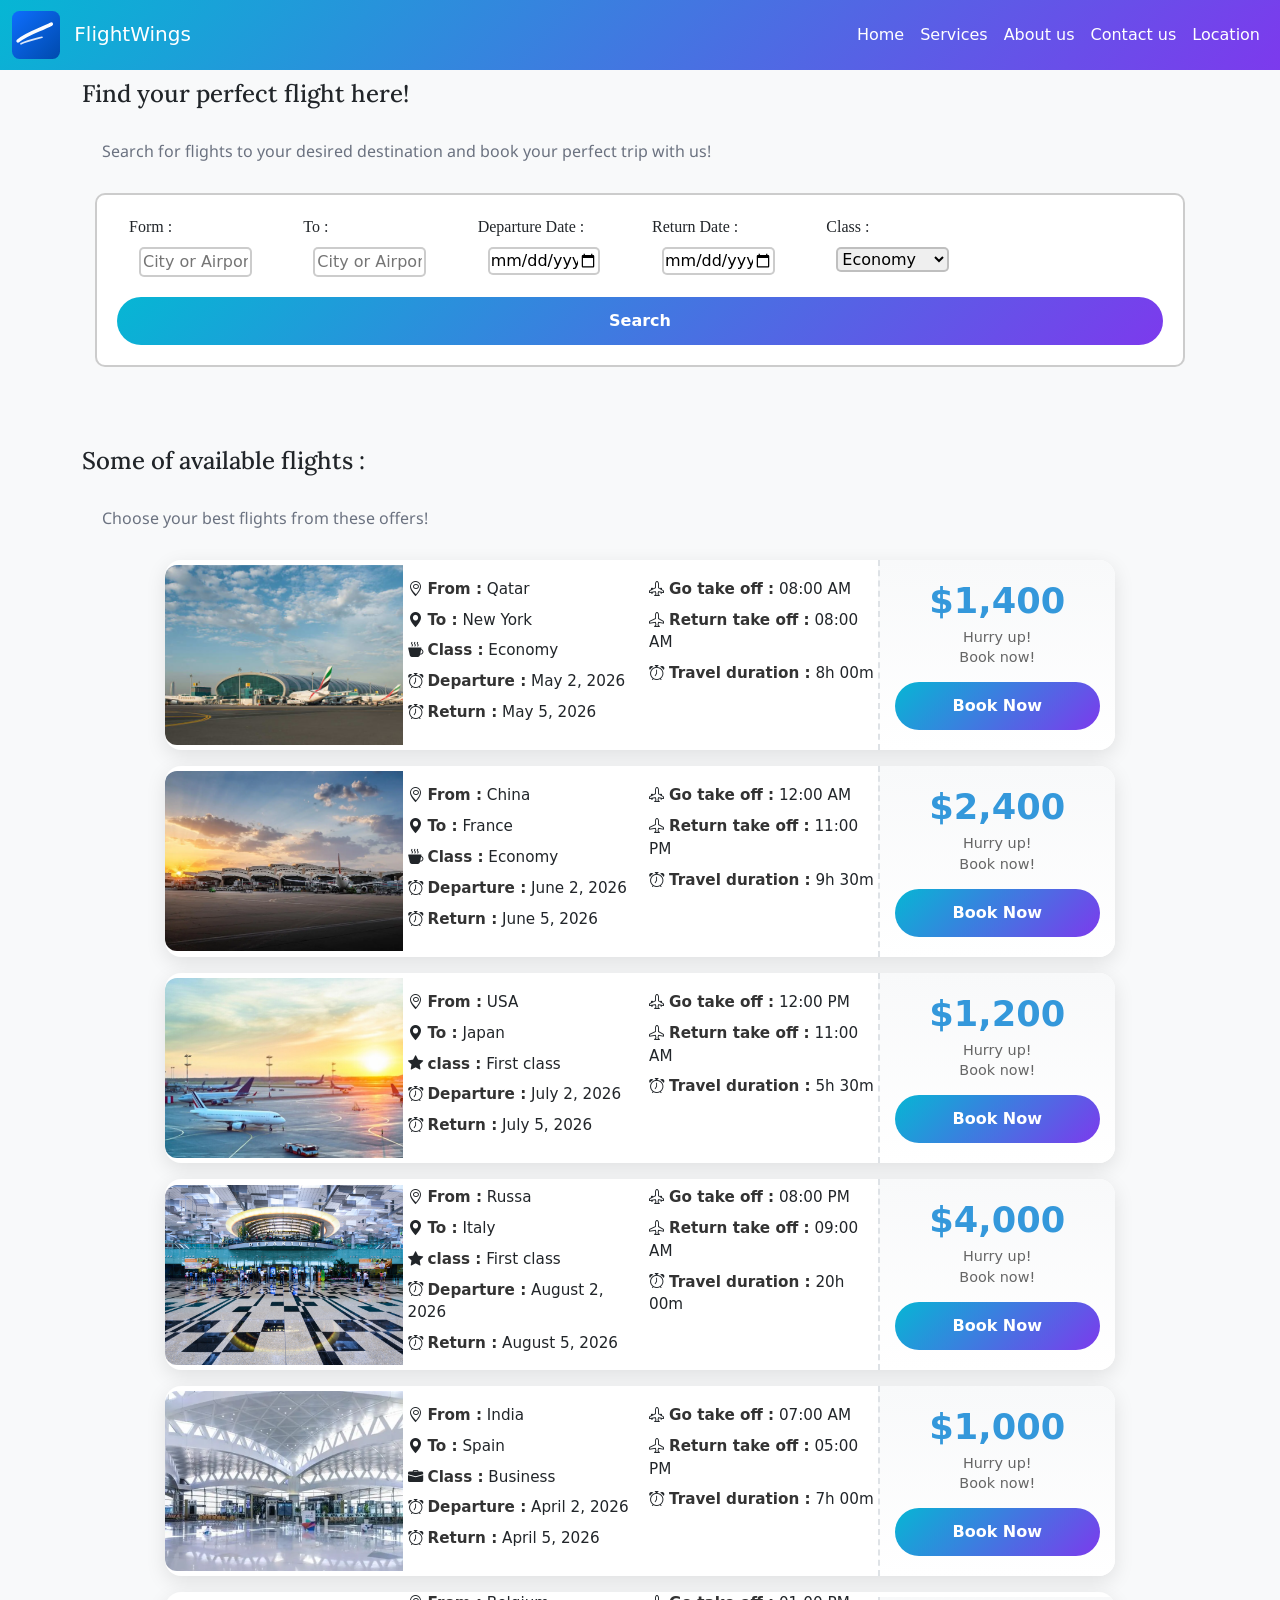
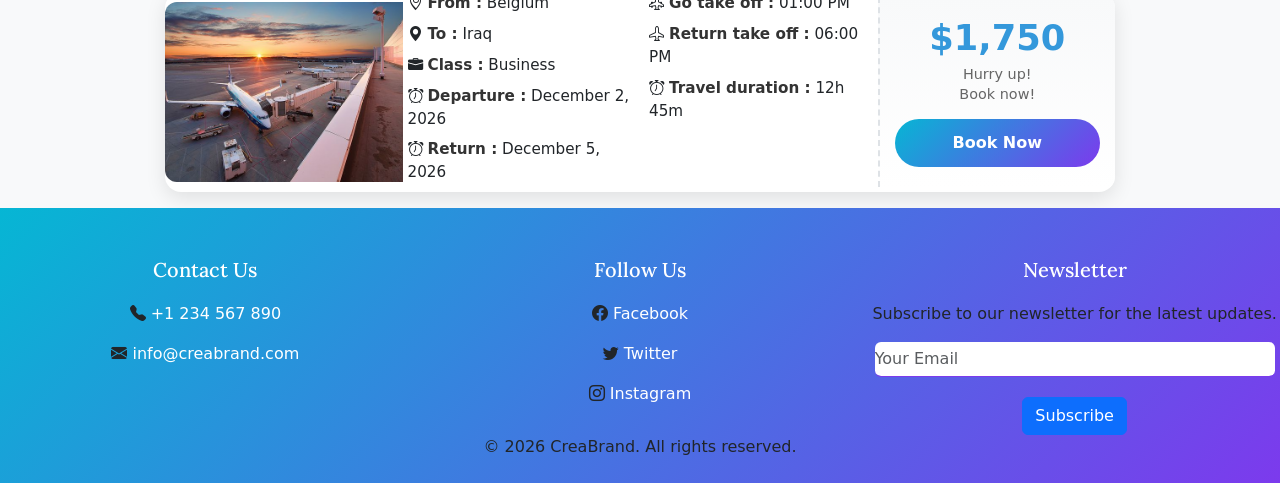
<file: html/flights-search.html>
<!DOCTYPE html>
<html lang="en">
<head>
    <meta charset="UTF-8">
    <meta name="viewport" content="width=device-width, initial-scale=1.0">
    <link href="https://cdn.jsdelivr.net/npm/bootstrap@5.0.2/dist/css/bootstrap.min.css" rel="stylesheet" 
    integrity="sha384-EVSTQN3/azprG1Anm3QDgpJLIm9Nao0Yz1ztcQTwFspd3yD65VohhpuuCOmLASjC" crossorigin="anonymous">
    <link rel="preconnect" href="https://fonts.googleapis.com">
    <link rel="preconnect" href="https://fonts.gstatic.com" crossorigin>    
    <title>Flight Wings</title>
    <link href="https://fonts.googleapis.com/css2?family=Lora:ital,wght@0,400..700;1,400..700&display=swap" rel="stylesheet">
    <link rel="stylesheet" href="https://cdn.jsdelivr.net/npm/bootstrap-icons@1.11.3/font/bootstrap-icons.css">
    <link rel="stylesheet" href="../css/main.css">
    <link rel="preconnect" href="https://fonts.googleapis.com">
    <link rel="preconnect" href="https://fonts.gstatic.com" crossorigin>
    <link href="https://fonts.googleapis.com/css2?family=Lora:ital,wght@0,400..700;1,400..700&family=Noto+Sans:ital,wght@0,100..900;1,100..900&display=swap" rel="stylesheet">
</head>
<body>

   <nav class="navbar navbar-expand-sm fixed-top m-0">

        <div class="container-fluid nav-items">

            <a href="./index.html" class="navbar-brand text-primary"><img src="../images/logo-blue.svg" width="48" height="48">
                <span style="color: #fff;" class="m-2">FlightWings</span>
                </a>

            <button class="navbar-toggler" type="button" data-bs-toggle="collapse" data-bs-target="#navbarNav"
            aria-controls="navbarNav" aria-expanded="false" onclick="addActive()">

            <span class="navbar-toggle-icon">

                <svg  xmlns="http://www.w3.org/2000/svg" width="16" height="16" fill="currentColor" class="bi bi-list" viewBox="0 0 16 16">
                    <path fill-rule="evenodd" d="M2.5 12a.5.5 0 0 1 .5-.5h10a.5.5 0 0 1 0 1H3a.5.5 0 0 1-.5-.5m0-4a.5.5 0 0 1 .5-.5h10a.5.5 0 0 1 0 1H3a.5.5 0 0 1-.5-.5m0-4a.5.5 0 0 1 .5-.5h10a.5.5 0 0 1 0 1H3a.5.5 0 0 1-.5-.5"/>
                </svg>

            </span>
            </button>

            <div class="collapse navbar-collapse" id="navbarNav">

                <ul class="navbar-nav ms-auto">
                    
                    <li class="nav-item"><a target="_parent" class="nav-link" href="./index.html">Home</a></li>
                    <li class="nav-item"><a target="_parent" class="nav-link" href="./services.html">Services</a></li>
                    <li class="nav-item"><a target="_parent" class="nav-link" href="./about.html">About us</a></li>
                    <li class="nav-item"><a target="_parent" class="nav-link" href="./contact.html">Contact us</a></li>
                    <li class="nav-item"><a target="_parent" class="nav-link" href="./location.html">Location</a></li>

                </ul>
                
            </div>

        </div>

    </nav>

    <div class="container flights-search-container" style="margin-top: 80px; margin-bottom: 80px;">
        <h4 class="flights-search-title">Find your perfect flight here!</h4>
        <p class="flights-search-info">Search for flights to your desired destination and book your perfect trip with us!</p>

        
        <div style="margin: 25px;">

                <form class="flights-search-form row">
                    
                    <span class="col-md-2 col-sm-12 search-container">
                    <label class="label-search" for="from">Form :</label>
                    <input class="input-search" type="text" id="search-from" name="from" placeholder="City or Airport">
                    </span>

                    <span class="col-md-2 col-sm-12 search-container">
                    <label class="label-search" for="to">To : </label>
                    <input class="input-search" type="text" id="search-to" name="to" placeholder="City or Airport">
                    </span> 
                    
                    <span class="col-md-2 col-sm-12 search-container">
                    <label class="label-search" for="departure-date" >Departure Date :</label>
                    <input class="input-search" type="date" id="search-departure-date" name="departure-date">
                    </span>

                    <span class="col-md-2 col-sm-12 search-container">
                    <label class="label-search" for="return-date">Return Date :</label>
                    <input class="input-search" type="date" id="search-return-date" name="return-date">
                    </span>

                    <span class="col-md-2 col-sm-12 search-container">
                    <label class="label-search" for="class">Class :</label>
                    <select class="select-search"  id="search-class" name="class">
                        <option class="option-search" value="economy">Economy</option>
                        <option class="option-search" value="business">Business</option>
                        <option class="option-search" value="first">First Class</option>
                    </select>
                    </span>

                    <a href="./flights-results.html" class="btn btn-book" style="margin-top: 20px;" onclick="searchData()">
                        Search
                    </a>
                </form>

            </div>
    </div>

    <div class="container">
        <h4 class="flights-search-title">Some of available flights : </h4>
        <p class="flights-search-info">Choose your best flights from these offers!</p>

    <div class="flihgts-avialable">

        <div class="ticket-card mx-auto my-3">
            <div class="row g-0 align-items-center">
    
    
                <div class="col-lg-3 col-md-4 col-sm-12 ticket-img-col">
                    <img src="../images/airport.jpg" class="airport-img" alt="Flight">
                </div>

    
            <div class="col-lg-6 col-md-8 col-sm-12 ticket-info-col">
                <div class="row g-2">
        
       
                    <div class="col-md-6 col-sm-6">
                        <div class="info-block">
                            <p style="margin-left: 5px;"><i class="bi bi-geo-alt"      style=" margin-right: 5px;"></i><b>From :</b> Qatar</p>
                            <p style="margin-left: 5px;"><i class="bi bi-geo-alt-fill" style=" margin-right: 5px;"></i><b>To :</b> New York</p>
                            <p style="margin-left: 5px;"><i class="bi bi-cup-hot-fill" style=" margin-right: 5px;"></i><b>Class :</b> Economy</p>
                            <p style="margin-left: 5px;"><i class="bi bi-alarm"        style=" margin-right: 5px;"></i><b>Departure :</b> <time datetime="2026-05-02">May 2, 2026</time></p>
                            <p style="margin-left: 5px;"><i class="bi bi-alarm"        style=" margin-right: 5px;"></i><b>Return :</b> <time datetime="2026-05-05">May 5, 2026</time></p>
                        </div>
                    </div>

      
                    <div class="col-md-6 col-sm-6">
                        <div class="info-block">
                            <p style="margin-left: 5px;"><i style=" margin-right: 5px;" class="bi bi-airplane-engines"></i><b>Go take off :</b> <time datetime="08:00">08:00 AM</time></p>
                            <p style="margin-left: 5px;"><i style=" margin-right: 5px;" class="bi bi-airplane"></i><b>Return take off :</b> <time datetime="08:00">08:00 AM</time></p>
                            <p style="margin-left: 5px;"><i style=" margin-right: 5px;" class="bi bi-alarm"></i><b>Travel duration :</b> <span>8h 00m</span></p>
                        </div>
                    </div>

                </div>
            </div>

            <div class="col-lg-3 col-md-12 col-sm-12 ticket-price-col">
                <div class="price-box text-center">
                    <h2 class="ticket-price">$1,400</h2>
                    <p class="ticket-note">Hurry up! <br> Book now!</p>
                    <a href="./booking.html" class="btn btn-book">
                         Book Now
                    </a>
                </div>
             </div>

            </div>
        </div>

    </div>

    <div class="flihgts-avialable">

        <div class="ticket-card mx-auto my-3">
            <div class="row g-0 align-items-center">
    
    
                <div class="col-lg-3 col-md-4 col-sm-12 ticket-img-col">
                    <img src="../images/airport 2.webp" class="airport-img" alt="Flight">
                </div>

    
            <div class="col-lg-6 col-md-8 col-sm-12 ticket-info-col">
                <div class="row g-2">
        
       
                    <div class="col-md-6 col-sm-6">
                        <div class="info-block">
                            <p style="margin-left: 5px;"><i class="bi bi-geo-alt"      style=" margin-right: 5px;"></i><b>From :</b> China</p>
                            <p style="margin-left: 5px;"><i class="bi bi-geo-alt-fill" style=" margin-right: 5px;"></i><b>To :</b> France</p>
                            <p style="margin-left: 5px;"><i class="bi bi-cup-hot-fill" style=" margin-right: 5px;"></i><b>Class :</b> Economy</p>
                            <p style="margin-left: 5px;"><i class="bi bi-alarm"        style=" margin-right: 5px;"></i><b>Departure :</b> <time datetime="2026-06-02">June 2, 2026</time></p>
                            <p style="margin-left: 5px;"><i class="bi bi-alarm"        style=" margin-right: 5px;"></i><b>Return :</b> <time datetime="2026-06-05">June 5, 2026</time></p>
                        </div>
                    </div>

      
                    <div class="col-md-6 col-sm-6">
                        <div class="info-block">
                            <p style="margin-left: 5px;"><i style=" margin-right: 5px;" class="bi bi-airplane-engines"></i><b>Go take off :</b> <time datetime="12:00">12:00 AM</time></p>
                            <p style="margin-left: 5px;"><i style=" margin-right: 5px;" class="bi bi-airplane"></i><b>Return take off :</b> <time datetime="11:00">11:00 PM</time></p>
                            <p style="margin-left: 5px;"><i style=" margin-right: 5px;" class="bi bi-alarm"></i><b>Travel duration :</b> <span>9h 30m</span></p>
                        </div>
                    </div>

                </div>
            </div>

            <div class="col-lg-3 col-md-12 col-sm-12 ticket-price-col">
                <div class="price-box text-center">
                    <h2 class="ticket-price">$2,400</h2>
                    <p class="ticket-note">Hurry up! <br> Book now!</p>
                    <a href="./booking.html" class="btn btn-book">
                         Book Now
                    </a>
                </div>
             </div>

            </div>
        </div>

    </div>

    <div class="flihgts-avialable">

        <div class="ticket-card mx-auto my-3">
            <div class="row g-0 align-items-center">
    
    
                <div class="col-lg-3 col-md-4 col-sm-12 ticket-img-col">
                    <img src="../images/airport 3.jfif" class="airport-img" alt="Flight">
                </div>

    
            <div class="col-lg-6 col-md-8 col-sm-12 ticket-info-col">
                <div class="row g-2">
        
       
                    <div class="col-md-6 col-sm-6">
                        <div class="info-block">
                            <p style="margin-left: 5px;"><i class="bi bi-geo-alt"      style=" margin-right: 5px;"></i><b>From :</b> USA </p>
                            <p style="margin-left: 5px;"><i class="bi bi-geo-alt-fill" style=" margin-right: 5px;"></i><b>To :</b> Japan</p>
                            <p style="margin-left: 5px;"><i class="bi bi-star-fill" style=" margin-right: 5px;"></i><b>class :</b> First class</p>
                            <p style="margin-left: 5px;"><i class="bi bi-alarm"        style=" margin-right: 5px;"></i><b>Departure :</b> <time datetime="2026-07-02">July 2, 2026</time></p>
                            <p style="margin-left: 5px;"><i class="bi bi-alarm"        style=" margin-right: 5px;"></i><b>Return :</b> <time datetime="2026-07-05">July 5, 2026</time></p>
                        </div>
                    </div>

      
                    <div class="col-md-6 col-sm-6">
                        <div class="info-block">
                            <p style="margin-left: 5px;"><i style=" margin-right: 5px;" class="bi bi-airplane-engines"></i><b>Go take off :</b> <time datetime="12:00">12:00 PM</time></p>
                            <p style="margin-left: 5px;"><i style=" margin-right: 5px;" class="bi bi-airplane"></i><b>Return take off :</b> <time datetime="11:00">11:00 AM</time></p>
                            <p style="margin-left: 5px;"><i style=" margin-right: 5px;" class="bi bi-alarm"></i><b>Travel duration :</b> <span>5h 30m</span></p>
                        </div>
                    </div>

                </div>
            </div>

            <div class="col-lg-3 col-md-12 col-sm-12 ticket-price-col">
                <div class="price-box text-center">
                    <h2 class="ticket-price">$1,200</h2>
                    <p class="ticket-note">Hurry up! <br> Book now!</p>
                    <a href="./booking.html" class="btn btn-book">
                         Book Now
                    </a>
                </div>
             </div>

            </div>
        </div>

    </div>

    <div class="flihgts-avialable">

        <div class="ticket-card mx-auto my-3">
            <div class="row g-0 align-items-center">
    
    
                <div class="col-lg-3 col-md-4 col-sm-12 ticket-img-col">
                    <img src="../images/airport 4jpg.jpg" class="airport-img" alt="Flight">
                </div>

    
            <div class="col-lg-6 col-md-8 col-sm-12 ticket-info-col">
                <div class="row g-2">
        
       
                    <div class="col-md-6 col-sm-6">
                        <div class="info-block">
                            <p style="margin-left: 5px;"><i class="bi bi-geo-alt"      style=" margin-right: 5px;"></i><b>From :</b> Russa </p>
                            <p style="margin-left: 5px;"><i class="bi bi-geo-alt-fill" style=" margin-right: 5px;"></i><b>To :</b> Italy</p>
                            <p style="margin-left: 5px;"><i class="bi bi-star-fill"    style=" margin-right: 5px;"></i><b>class :</b> First class</p>
                            <p style="margin-left: 5px;"><i class="bi bi-alarm"        style=" margin-right: 5px;"></i><b>Departure :</b> <time datetime="2026-08-02">August 2, 2026</time></p>
                            <p style="margin-left: 5px;"><i class="bi bi-alarm"        style=" margin-right: 5px;"></i><b>Return :</b> <time datetime="2026-08-05">August 5, 2026</time></p>
                        </div>
                    </div>

      
                    <div class="col-md-6 col-sm-6">
                        <div class="info-block">
                            <p style="margin-left: 5px;"><i style=" margin-right: 5px;" class="bi bi-airplane-engines"></i><b>Go take off :</b> <time datetime="08:00">08:00 PM</time></p>
                            <p style="margin-left: 5px;"><i style=" margin-right: 5px;" class="bi bi-airplane"></i><b>Return take off :</b> <time datetime="09:00">09:00 AM</time></p>
                            <p style="margin-left: 5px;"><i style=" margin-right: 5px;" class="bi bi-alarm"></i><b>Travel duration :</b> <span>20h 00m</span></p>
                        </div>
                    </div>

                </div>
            </div>

            <div class="col-lg-3 col-md-12 col-sm-12 ticket-price-col">
                <div class="price-box text-center">
                    <h2 class="ticket-price">$4,000</h2>
                    <p class="ticket-note">Hurry up! <br> Book now!</p>
                    <a href="./booking.html" class="btn btn-book">
                         Book Now
                    </a>
                </div>
             </div>

            </div>
        </div>

    </div>

    <div class="flihgts-avialable">

        <div class="ticket-card mx-auto my-3">
            <div class="row g-0 align-items-center">
    
    
                <div class="col-lg-3 col-md-4 col-sm-12 ticket-img-col">
                    <img src="../images/airport 5.webp" class="airport-img" alt="Flight">
                </div>

    
            <div class="col-lg-6 col-md-8 col-sm-12 ticket-info-col">
                <div class="row g-2">
        
       
                    <div class="col-md-6 col-sm-6">
                        <div class="info-block">
                            <p style="margin-left: 5px;"><i class="bi bi-geo-alt"      style=" margin-right: 5px;"></i><b>From :</b> India </p>
                            <p style="margin-left: 5px;"><i class="bi bi-geo-alt-fill" style=" margin-right: 5px;"></i><b>To :</b> Spain </p>
                            <p style="margin-left: 5px;"><i class="bi bi-briefcase-fill" style=" margin-right: 5px;"></i><b>Class :</b> Business</p>
                            <p style="margin-left: 5px;"><i class="bi bi-alarm"        style=" margin-right: 5px;"></i><b>Departure :</b> <time datetime="2026-04-02">April 2, 2026</time></p>
                            <p style="margin-left: 5px;"><i class="bi bi-alarm"        style=" margin-right: 5px;"></i><b>Return :</b> <time datetime="2026-04-05">April 5, 2026</time></p>
                        </div>
                    </div>

      
                    <div class="col-md-6 col-sm-6">
                        <div class="info-block">
                            <p style="margin-left: 5px;"><i style=" margin-right: 5px;" class="bi bi-airplane-engines"></i><b>Go take off :</b> <time datetime="07:00">07:00 AM</time></p>
                            <p style="margin-left: 5px;"><i style=" margin-right: 5px;" class="bi bi-airplane"></i><b>Return take off :</b> <time datetime="05:00">05:00 PM</time></p>
                            <p style="margin-left: 5px;"><i style=" margin-right: 5px;" class="bi bi-alarm"></i><b>Travel duration :</b> <span>7h 00m</span></p>
                        </div>
                    </div>

                </div>
            </div>

            <div class="col-lg-3 col-md-12 col-sm-12 ticket-price-col">
                <div class="price-box text-center">
                    <h2 class="ticket-price">$1,000</h2>
                    <p class="ticket-note">Hurry up! <br> Book now!</p>
                    <a href="./booking.html" class="btn btn-book">
                         Book Now
                    </a>
                </div>
             </div>

            </div>
        </div>

    </div>

    <div class="flihgts-avialable">

        <div class="ticket-card mx-auto my-3">
            <div class="row g-0 align-items-center">
    
    
                <div class="col-lg-3 col-md-4 col-sm-12 ticket-img-col">
                    <img src="../images/airport 6.jpg" class="airport-img" alt="Flight">
                </div>

    
            <div class="col-lg-6 col-md-8 col-sm-12 ticket-info-col">
                <div class="row g-2">
        
       
                    <div class="col-md-6 col-sm-6">
                        <div class="info-block">
                            <p style="margin-left: 5px;"><i class="bi bi-geo-alt"      style=" margin-right: 5px;"></i><b>From :</b> Belgium </p>
                            <p style="margin-left: 5px;"><i class="bi bi-geo-alt-fill" style=" margin-right: 5px;"></i><b>To :</b> Iraq </p>
                            <p style="margin-left: 5px;"><i class="bi bi-briefcase-fill"style=" margin-right: 5px;"></i><b>Class :</b> Business</p>
                            <p style="margin-left: 5px;"><i class="bi bi-alarm"        style=" margin-right: 5px;"></i><b>Departure :</b> <time datetime="2026-12-02">December 2, 2026</time></p>
                            <p style="margin-left: 5px;"><i class="bi bi-alarm"        style=" margin-right: 5px;"></i><b>Return :</b> <time datetime="2026-12-05">December 5, 2026</time></p>
                        </div>
                    </div>

      
                    <div class="col-md-6 col-sm-6">
                        <div class="info-block">
                            <p style="margin-left: 5px;"><i style=" margin-right: 5px;" class="bi bi-airplane-engines"></i><b>Go take off :</b> <time datetime="01:00">01:00 PM</time></p>
                            <p style="margin-left: 5px;"><i style=" margin-right: 5px;" class="bi bi-airplane"></i><b>Return take off :</b> <time datetime="06:00">06:00 PM</time></p>
                            <p style="margin-left: 5px;"><i style=" margin-right: 5px;" class="bi bi-alarm"></i><b>Travel duration :</b> <span>12h 45m</span></p>
                        </div>
                    </div>

                </div>
            </div>

            <div class="col-lg-3 col-md-12 col-sm-12 ticket-price-col">
                <div class="price-box text-center">
                    <h2 class="ticket-price">$1,750</h2>
                    <p class="ticket-note">Hurry up! <br> Book now!</p>
                    <a href="./booking.html" class="btn btn-book">
                         Book Now
                    </a>
                </div>
             </div>

            </div>
        </div>

    </div>

</div>

    
    <footer class="footer text-center footer-expand-lg">

        <div class="row">
            <div class="col-md-4">
                <h5 class="footer-title">Contact Us</h5>
                <p class="footer-info"><i class="bi bi-telephone-fill"></i><a class="footer-links" href="tel:+1234567890"> +1 234 567 890</a></p>
                <p class="footer-info"><i class="bi bi-envelope-fill"></i> <a class="footer-links" href="mailto:info@creabrand.com">info@creabrand.com</a></p>
            </div>

            <div class="col-md-4">
                <h5 class="footer-title">Follow Us</h5>
                <p class="footer-info"><i class="bi bi-facebook"></i> <a class="footer-links" href="https://www.facebook.com/creabrand" target="_blank">Facebook</a></p>
                <p class="footer-info"><i class="bi bi-twitter"></i> <a class="footer-links" href="https://twitter.com/creabrand" target="_blank">Twitter</a></p>
                <p class="footer-info"><i class="bi bi-instagram"></i> <a class="footer-links" href="https://www.instagram.com/creabrand" target="_blank">Instagram</a></p>
            </div>

            <div class="col-md-4">
                <h5 class="footer-title">Newsletter</h5>
                <p class="footer-info">Subscribe to our newsletter for the latest updates.</p>
                <form>
                    <div class="form-group">
                        <input type="email" class="form-control footer-input" placeholder="Your Email">
                    </div>
                    <button type="submit" class="btn btn-primary footer-btn">Subscribe</button>
                </form>
            </div>
        </div>
        <p class="mb-0">&copy; 2026 CreaBrand. All rights reserved.</p>
        <br>
    </footer>
        
    <script src="../js/main.js"></script>
    <script src="https://cdn.jsdelivr.net/npm/bootstrap@5.0.2/dist/js/bootstrap.bundle.min.js" 
    integrity="sha384-MrcW6ZMFYlzcLA8Nl+NtUVF0sA7MsXsP1UyJoMp4YLEuNSfAP+JcXn/tWtIaxVXM" crossorigin="anonymous"></script>
</body>
</html>
</file>
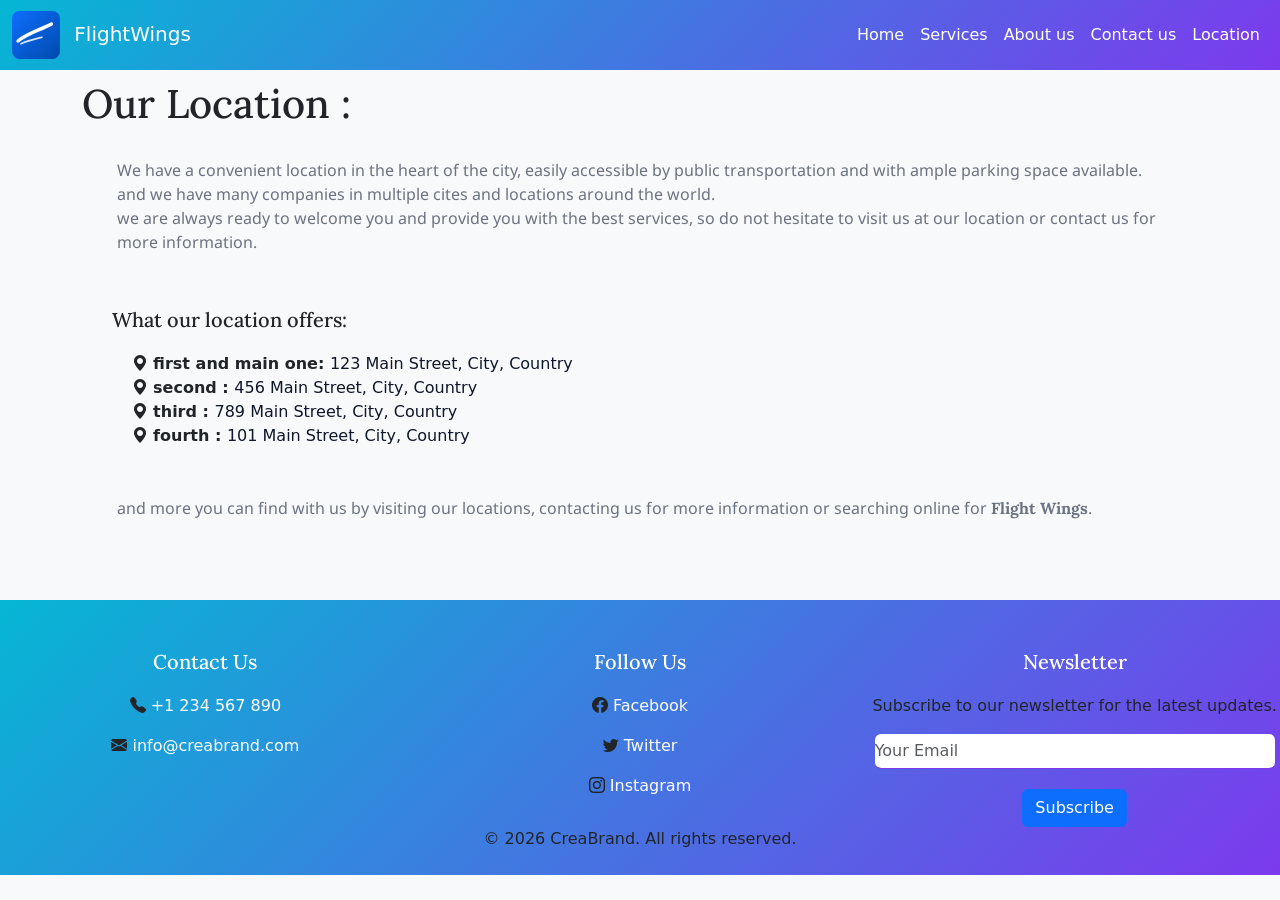
<file: html/location.html>
<!DOCTYPE html>
<html lang="en">
<head>
    <meta charset="UTF-8">
    <meta name="viewport" content="width=device-width, initial-scale=1.0">
    <link href="https://cdn.jsdelivr.net/npm/bootstrap@5.0.2/dist/css/bootstrap.min.css" rel="stylesheet" 
    integrity="sha384-EVSTQN3/azprG1Anm3QDgpJLIm9Nao0Yz1ztcQTwFspd3yD65VohhpuuCOmLASjC" crossorigin="anonymous">
    <link rel="preconnect" href="https://fonts.googleapis.com">    
    <title>Flight Wings</title>
    <link rel="preconnect" href="https://fonts.gstatic.com" crossorigin>
    <link href="https://fonts.googleapis.com/css2?family=Lora:ital,wght@0,400..700;1,400..700&display=swap" rel="stylesheet">
    <link rel="stylesheet" href="https://cdn.jsdelivr.net/npm/bootstrap-icons@1.11.3/font/bootstrap-icons.css">
    <link rel="stylesheet" href="../css/main.css">
    <link rel="preconnect" href="https://fonts.googleapis.com">
    <link rel="preconnect" href="https://fonts.gstatic.com" crossorigin>
    <link href="https://fonts.googleapis.com/css2?family=Lora:ital,wght@0,400..700;1,400..700&family=Noto+Sans:ital,wght@0,100..900;1,100..900&display=swap" rel="stylesheet">
</head>
<body>
   
   <nav class="navbar navbar-expand-sm fixed-top m-0">

        <div class="container-fluid nav-items">

            <a href="./index.html" class="navbar-brand text-primary"><img src="../images/logo-blue.svg" width="48" height="48">
                <span style="color: #fff;" class="m-2">FlightWings</span>
                </a>

            <button class="navbar-toggler" type="button" data-bs-toggle="collapse" data-bs-target="#navbarNav"
            aria-controls="navbarNav" aria-expanded="false" onclick="addActive()">

            <span class="navbar-toggle-icon">

                <svg  xmlns="http://www.w3.org/2000/svg" width="16" height="16" fill="currentColor" class="bi bi-list" viewBox="0 0 16 16">
                    <path fill-rule="evenodd" d="M2.5 12a.5.5 0 0 1 .5-.5h10a.5.5 0 0 1 0 1H3a.5.5 0 0 1-.5-.5m0-4a.5.5 0 0 1 .5-.5h10a.5.5 0 0 1 0 1H3a.5.5 0 0 1-.5-.5m0-4a.5.5 0 0 1 .5-.5h10a.5.5 0 0 1 0 1H3a.5.5 0 0 1-.5-.5"/>
                </svg>

            </span>
            </button>

            <div class="collapse navbar-collapse" id="navbarNav">

                <ul class="navbar-nav ms-auto">
                    
                    <li class="nav-item"><a target="_parent" class="nav-link" href="./index.html">Home</a></li>
                    <li class="nav-item"><a target="_parent" class="nav-link" href="./services.html">Services</a></li>
                    <li class="nav-item"><a target="_parent" class="nav-link" href="./about.html">About us</a></li>
                    <li class="nav-item"><a target="_parent" class="nav-link" href="./contact.html">Contact us</a></li>
                    <li class="nav-item"><a target="_parent" class="nav-link" href="./location.html">Location</a></li>

                </ul>
                
            </div>

        </div>

    </nav>

    <div class="container location-top" style="margin-top: 80px; margin-bottom: 80px;">
        <h1 class="location-title">Our Location :</h1>
        <p class="location-info">We have a convenient location in the heart of the city, 
            easily accessible by public transportation and with ample parking space available.
            <br>and we have many companies in multiple cites and locations around the world.
            <br>we are always ready to welcome you and provide you with the best services, so do not hesitate to visit us at our location or contact us for more information.
        </p>
        
        <br>
        <h5 class="secondy-location-title"> What our location offers:</h5>
        <dev class="link-location"><i class="bi bi-geo-alt-fill"></i> <b>first and main one: </b><a href="https://maps.google.com/?q=123+Main+Street,+City,+Country" target="_blank">123 Main Street, City, Country</a></dev>
        <br>
        <dev class="link-location"><i class="bi bi-geo-alt-fill"></i> <b>second : </b><a href="https://maps.google.com/?q=456+Main+Street,+City,+Country" target="_blank">456 Main Street, City, Country</a></dev>
        <br>
        <dev class="link-location"><i class="bi bi-geo-alt-fill"></i> <b>third : </b><a href="https://maps.google.com/?q=789+Main+Street,+City,+Country" target="_blank">789 Main Street, City, Country</a></dev>
        <br>
        <dev class="link-location"><i class="bi bi-geo-alt-fill"></i> <b>fourth : </b><a href="https://maps.google.com/?q=101+Main+Street,+City,+Country" target="_blank">101 Main Street, City, Country</a></dev>
        <br><br><br>
        <p class="location-info">and more you can find with us by visiting our locations,
             contacting us for more information or searching online for <b class="location-title">Flight Wings</b>. </p>
    </div>
    
        <footer class="footer text-center footer-expand-lg">

        <div class="row">
            <div class="col-md-4">
                <h5 class="footer-title">Contact Us</h5>
                <p class="footer-info"><i class="bi bi-telephone-fill"></i><a class="footer-links" href="tel:+1234567890"> +1 234 567 890</a></p>
                <p class="footer-info"><i class="bi bi-envelope-fill"></i> <a class="footer-links" href="mailto:info@creabrand.com">info@creabrand.com</a></p>
            </div>

            <div class="col-md-4">
                <h5 class="footer-title">Follow Us</h5>
                <p class="footer-info"><i class="bi bi-facebook"></i> <a class="footer-links" href="https://www.facebook.com/creabrand" target="_blank">Facebook</a></p>
                <p class="footer-info"><i class="bi bi-twitter"></i> <a class="footer-links" href="https://twitter.com/creabrand" target="_blank">Twitter</a></p>
                <p class="footer-info"><i class="bi bi-instagram"></i> <a class="footer-links" href="https://www.instagram.com/creabrand" target="_blank">Instagram</a></p>
            </div>

            <div class="col-md-4">
                <h5 class="footer-title">Newsletter</h5>
                <p class="footer-info">Subscribe to our newsletter for the latest updates.</p>
                <form>
                    <div class="form-group">
                        <input type="email" class="form-control footer-input" placeholder="Your Email">
                    </div>
                    <button type="submit" class="btn btn-primary footer-btn">Subscribe</button>
                </form>
            </div>
        </div>
        <p class="mb-0">&copy; 2026 CreaBrand. All rights reserved.</p>
        <br>
    </footer>
    
    <script src="../js/main.js"></script>
    <script src="https://cdn.jsdelivr.net/npm/bootstrap@5.0.2/dist/js/bootstrap.bundle.min.js" 
    integrity="sha384-MrcW6ZMFYlzcLA8Nl+NtUVF0sA7MsXsP1UyJoMp4YLEuNSfAP+JcXn/tWtIaxVXM" crossorigin="anonymous"></script>
</body>
</html>
</file>
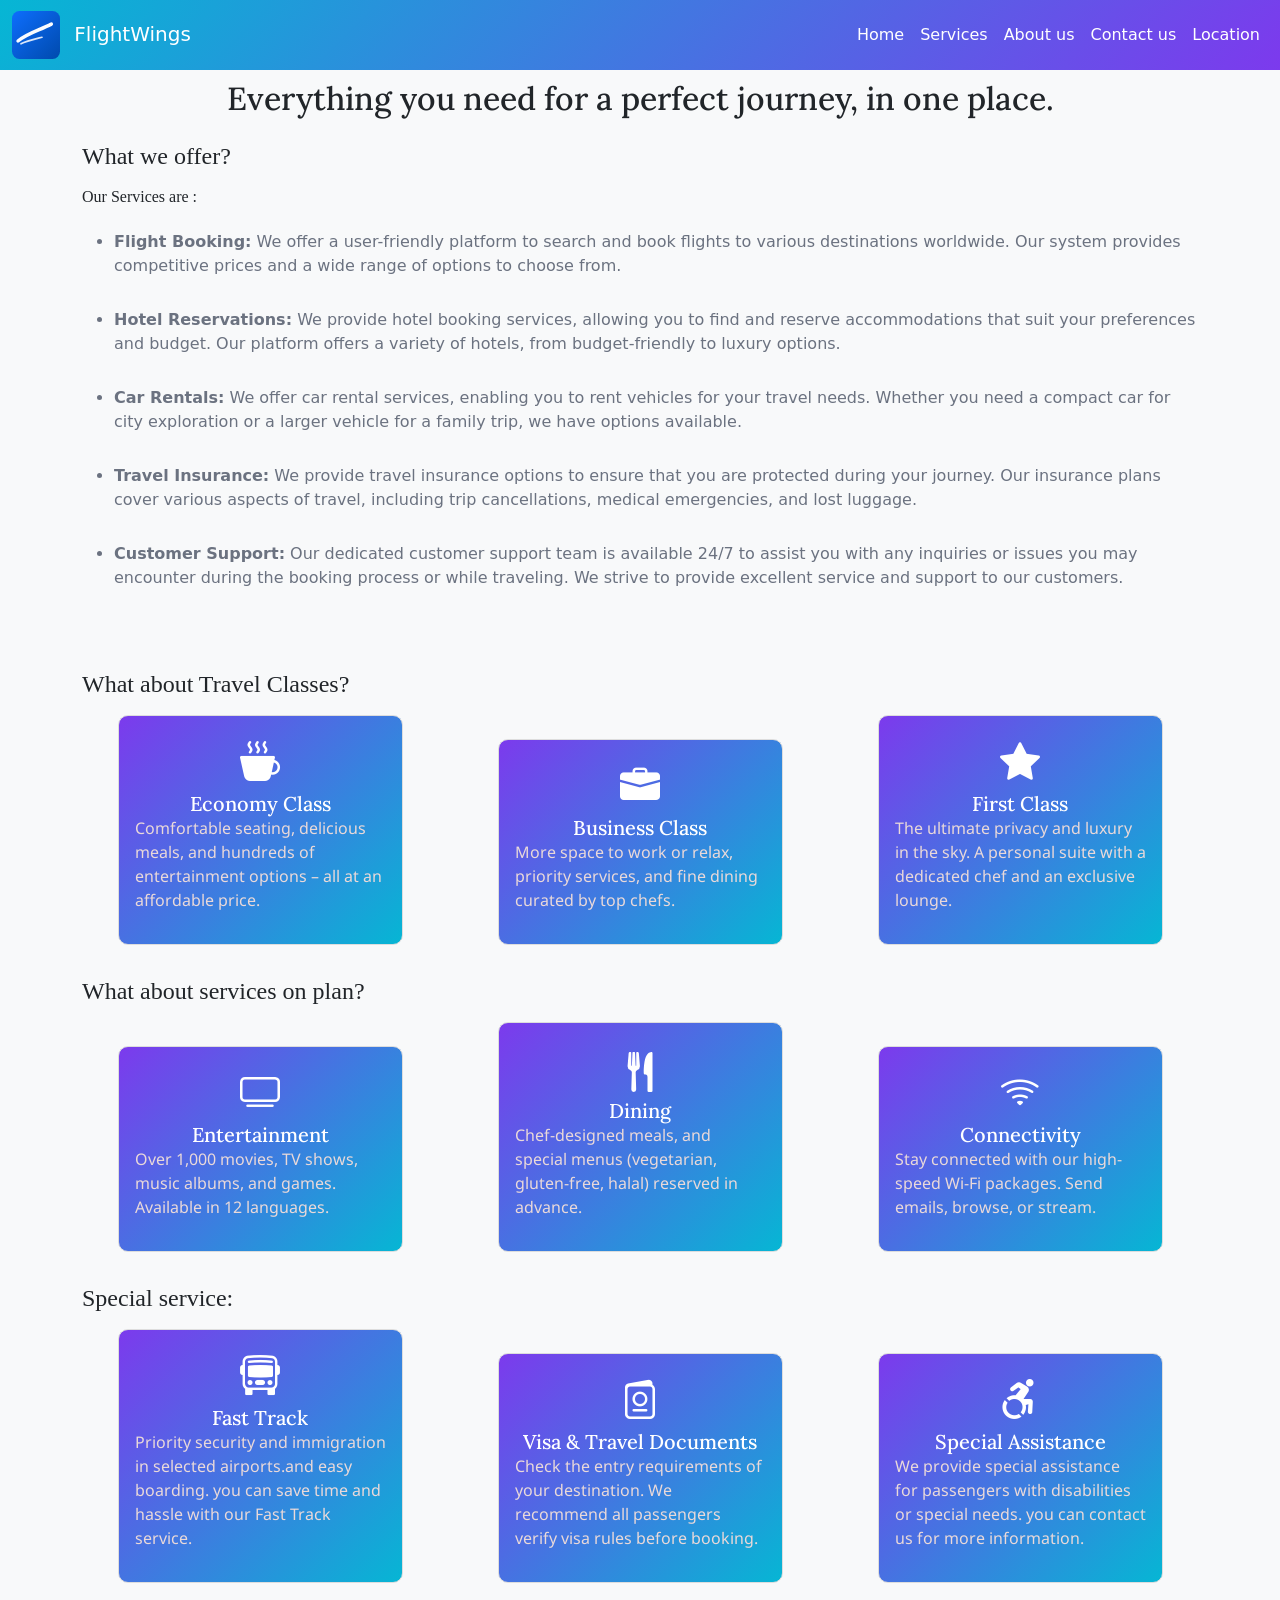
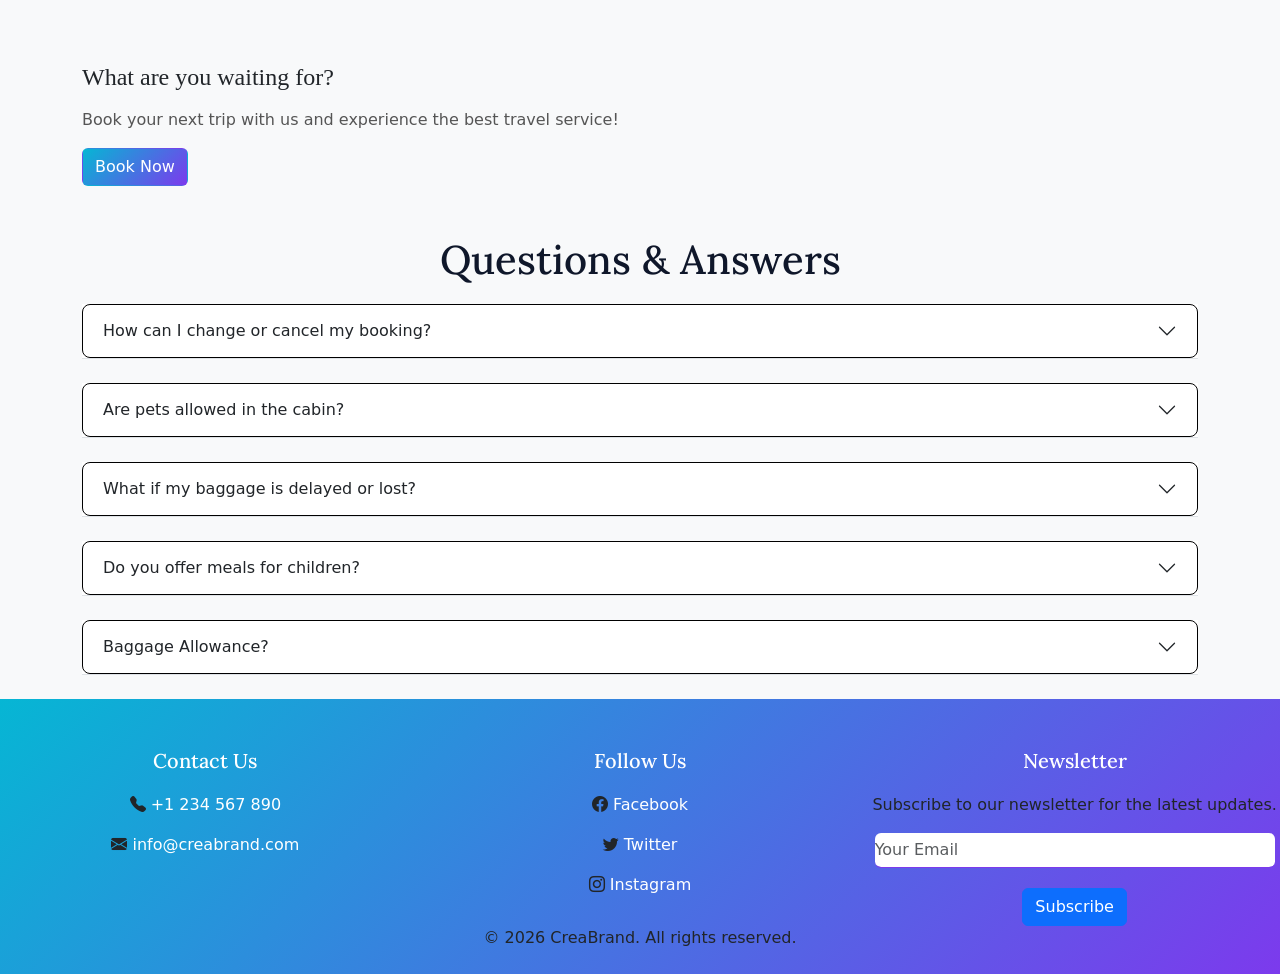
<file: html/services.html>
<!DOCTYPE html>
<html lang="en">
<head>
    <meta charset="UTF-8">
    <meta name="viewport" content="width=device-width, initial-scale=1.0">
    <link href="https://cdn.jsdelivr.net/npm/bootstrap@5.0.2/dist/css/bootstrap.min.css" rel="stylesheet" 
    integrity="sha384-EVSTQN3/azprG1Anm3QDgpJLIm9Nao0Yz1ztcQTwFspd3yD65VohhpuuCOmLASjC" crossorigin="anonymous">
    <link rel="preconnect" href="https://fonts.googleapis.com">
    <link rel="preconnect" href="https://fonts.gstatic.com" crossorigin>    
    <title>Flight Wings</title>
    <link href="https://fonts.googleapis.com/css2?family=Lora:ital,wght@0,400..700;1,400..700&display=swap" rel="stylesheet">
    <link rel="stylesheet" href="https://cdn.jsdelivr.net/npm/bootstrap-icons@1.11.3/font/bootstrap-icons.css">
    <link rel="stylesheet" href="../css/main.css">
    <link rel="preconnect" href="https://fonts.googleapis.com">
    <link rel="preconnect" href="https://fonts.gstatic.com" crossorigin>
    <link href="https://fonts.googleapis.com/css2?family=Lora:ital,wght@0,400..700;1,400..700&family=Noto+Sans:ital,wght@0,100..900;1,100..900&display=swap" rel="stylesheet">
</head>
<body>

   <nav class="navbar navbar-expand-sm fixed-top m-0">

        <div class="container-fluid nav-items">

            <a href="./index.html" class="navbar-brand text-primary"><img src="../images/logo-blue.svg" width="48" height="48">
                <span style="color: #fff;" class="m-2">FlightWings</span>
                </a>

            <button class="navbar-toggler" type="button" data-bs-toggle="collapse" data-bs-target="#navbarNav"
            aria-controls="navbarNav" aria-expanded="false" onclick="addActive()">

            <span class="navbar-toggle-icon">

                <svg  xmlns="http://www.w3.org/2000/svg" width="16" height="16" fill="currentColor" class="bi bi-list" viewBox="0 0 16 16">
                    <path fill-rule="evenodd" d="M2.5 12a.5.5 0 0 1 .5-.5h10a.5.5 0 0 1 0 1H3a.5.5 0 0 1-.5-.5m0-4a.5.5 0 0 1 .5-.5h10a.5.5 0 0 1 0 1H3a.5.5 0 0 1-.5-.5m0-4a.5.5 0 0 1 .5-.5h10a.5.5 0 0 1 0 1H3a.5.5 0 0 1-.5-.5"/>
                </svg>

            </span>
            </button>

            <div class="collapse navbar-collapse" id="navbarNav">

                <ul class="navbar-nav ms-auto">
                    
                    <li class="nav-item"><a target="_parent" class="nav-link" href="./index.html">Home</a></li>
                    <li class="nav-item"><a target="_parent" class="nav-link" href="./services.html">Services</a></li>
                    <li class="nav-item"><a target="_parent" class="nav-link" href="./about.html">About us</a></li>
                    <li class="nav-item"><a target="_parent" class="nav-link" href="./contact.html">Contact us</a></li>
                    <li class="nav-item"><a target="_parent" class="nav-link" href="./location.html">Location</a></li>

                </ul>
                
            </div>

        </div>

    </nav>
    
    <div class="container" style="margin-top: 80px; margin-bottom: 80px;">
        <h2 class="mb-4 main-heading-title">Everything you need for a perfect journey, in one place.</h2>
        <h4 class="mb-3 section-heading-title">What we offer?</h4>
        <h6 class="mb-4 section-heading-title">Our Services are :</h6>
        <ul>
            <li class="service-item"><b class="service-item-title">Flight Booking:</b> We offer a user-friendly platform to search and book flights to various destinations worldwide. Our system provides competitive prices and a wide range of options to choose from.</li>
            <li class="service-item"><b class="service-item-title">Hotel Reservations:</b> We provide hotel booking services, allowing you to find and reserve accommodations that suit your preferences and budget. Our platform offers a variety of hotels, from budget-friendly to luxury options.</li>
            <li class="service-item"><b class="service-item-title">Car Rentals:</b> We offer car rental services, enabling you to rent vehicles for your travel needs. Whether you need a compact car for city exploration or a larger vehicle for a family trip, we have options available.</li>
            <li class="service-item"><b class="service-item-title">Travel Insurance:</b> We provide travel insurance options to ensure that you are protected during your journey. Our insurance plans cover various aspects of travel, including trip cancellations, medical emergencies, and lost luggage.</li>
            <li class="service-item"><b class="service-item-title">Customer Support:</b> Our dedicated customer support team is available 24/7 to assist you with any inquiries or issues you may encounter during the booking process or while traveling. We strive to provide excellent service and support to our customers.</li>
        </ul>
    </div>

    <div class="container">

       <h4 class="mb-3 section-heading-title">What about Travel Classes?</h4> 

        <div class="row mb-4 mt-2 service-classes-row">

            <div class="col-md-3 col-sm-12 m-auto mb-2 card service-class-card p-3">
                <i class="bi bi-cup-hot-fill m-auto class-icon"></i>
                <h5 class="service-class-title m-auto">Economy Class</h5>
                <p class="service-class-description">Comfortable seating, delicious meals, and hundreds of entertainment options – all at an affordable price.</p>
            </div>

            <div class="col-md-3 col-sm-12 m-auto  mb-2  card service-class-card p-3">
                <i class="bi bi-briefcase-fill m-auto class-icon"></i>
                <h5 class="service-class-title m-auto">Business Class</h5>
                <p class="service-class-description">More space to work or relax, priority services, and fine dining curated by top chefs.</p>
            </div>

            <div class="col-md-3 col-sm-12 m-auto  mb-2  card service-class-card p-3">
                <i class="bi bi-star-fill m-auto class-icon"></i>
                <h5 class="service-class-title m-auto">First Class</h5>
                <p class="service-class-description">The ultimate privacy and luxury in the sky. A personal suite with a dedicated chef and an exclusive lounge.</p>
            </div>

        </div>

    </div>

    <div class="container">

       <h4 class="mb-3 section-heading-title">What about services on plan?</h4> 

        <div class="row mb-4 mt-2 service-classes-row">

            <div class="col-md-3 col-sm-12 m-auto  mb-2  card service-class-card-plan p-3">
                <i class="bi bi-tv m-auto class-icon"></i>
                <h5 class="service-class-title m-auto">Entertainment</h5>
                <p class="service-class-description">Over 1,000 movies, TV shows, music albums, and games. Available in 12 languages.</p>
            </div>

            <div class="col-md-3 col-sm-12 m-auto  mb-2  card service-class-card-plan p-3">
                <i class="bi bi-fork-knife m-auto class-icon">

                    <svg xmlns="http://www.w3.org/2000/svg" style="width: 40px; height: 40px;" fill="currentColor" class="bi bi-fork-knife" viewBox="0 0 16 16">
                        <path d="M13 .5c0-.276-.226-.506-.498-.465-1.703.257-2.94 2.012-3 8.462a.5.5 0 0 0 .498.5c.56.01 1 .13 1 1.003v5.5a.5.5 0 0 0 .5.5h1a.5.5 0 0 0 .5-.5zM4.25 0a.25.25 0 0 1 .25.25v5.122a.128.128 0 0 0 .256.006l.233-5.14A.25.25 0 0 1 5.24 0h.522a.25.25 0 0 1 .25.238l.233 5.14a.128.128 0 0 0 .256-.006V.25A.25.25 0 0 1 6.75 0h.29a.5.5 0 0 1 .498.458l.423 5.07a1.69 1.69 0 0 1-1.059 1.711l-.053.022a.92.92 0 0 0-.58.884L6.47 15a.971.971 0 1 1-1.942 0l.202-6.855a.92.92 0 0 0-.58-.884l-.053-.022a1.69 1.69 0 0 1-1.059-1.712L3.462.458A.5.5 0 0 1 3.96 0z"/>
                    </svg>

                </i>
                <h5 class="service-class-title m-auto">Dining</h5>
                <p class="service-class-description">Chef-designed meals, and special menus (vegetarian, gluten-free, halal) reserved in advance.</p>
            </div>

            <div class="col-md-3 col-sm-12 m-auto  mb-2 card service-class-card-plan p-3">
                <i class="bi bi-wifi m-auto class-icon"></i>
                <h5 class="service-class-title m-auto">Connectivity</h5>
                <p class="service-class-description">Stay connected with our high-speed Wi-Fi packages. Send emails, browse, or stream.</p>
            </div>

        </div>

    </div>

    <div class="container">

       <h4 class="mb-3 section-heading-title">Special service:</h4> 

        <div class="row mb-4 mt-2 service-classes-row">

            <div class="col-md-3 col-sm-12 m-auto  mb-2  card special-service-class-card p-3">
                <i class="bi bi-bus-front m-auto class-icon"></i>
                <h5 class="service-class-title m-auto">Fast Track</h5>
                <p class="service-class-description">Priority security and immigration in selected airports.and easy boarding. you can save time and hassle with our Fast Track service.</p>
            </div>

            <div class="col-md-3 col-sm-12 m-auto  mb-2  card special-service-class-card p-3">
                <i class="bi bi-passport m-auto class-icon"></i>
                <h5 class="service-class-title m-auto">Visa & Travel Documents</h5>
                <p class="service-class-description">Check the entry requirements of your destination. We recommend all passengers verify visa rules before booking.</p>
            </div>

            <div class="col-md-3 col-sm-12 m-auto  mb-2  card special-service-class-card p-3">
                <i class="bi bi-person-wheelchair m-auto class-icon"></i>
                <h5 class="service-class-title m-auto">Special Assistance</h5>
                <p class="service-class-description">We provide special assistance for passengers with disabilities or special needs. you can contact us for more information.</p>
            </div>

        </div>

    </div>


    <br>
    <br>
    <div class="container">
        <h4 class="mb-3 section-heading-title">What are you waiting for?</h4>
        <p style="color: #555;">Book your next trip with us and experience the best travel service!</p>
        <button class="btn btn-service"><a href="booking.html" style="color: inherit; text-decoration: none;">Book Now</a></button>

    </div>




    <!-- Questions & Answers -->
        <div class="container">
            <h2 class="title-Questions text-center">Questions & Answers</h2>
            <div class="accordion accordion-flush" class="Questions & Answers">
                
                <div class="accordion-item">

                    <h2 class="accordion-header">
                        <button style="border: 1px solid black; border-radius: 8px; margin:0px;"
                        class="accordion-button collapsed" type="button" data-bs-toggle="collapse" data-bs-target="#question-1">
                            How can I change or cancel my booking?
                        </button>
                    </h2>
                    <div class="accordion-collapse collapse" id="question-1" data-bs-parent="#accordionQuesion">
                        <div class="accordion-body">You can modify your trip through "Manage Booking" on our website.
                             Flexible tickets allow free changes 24h before departure.</div>
                    </div>
                
                </div>

                <br>

                <div class="accordion-item">
                    
                    <h2 class="accordion-header">
                        <button style="border: 1px solid black; border-radius: 8px; margin: 0px;" class="accordion-button collapsed" 
                        type="button" data-bs-toggle="collapse" data-bs-target="#question-2">
                            Are pets allowed in the cabin?
                        </button>
                    </h2>
                    <div class="accordion-collapse collapse" id="question-2" data-bs-parent="#accordionQuesion">
                        <div class="accordion-body">Small cats and dogs can travel in the cabin on certain routes. Service animals are always welcome free of charge.</div>
                    </div>

                </div>

                <br>

                <div class="accordion-item">
                    
                    <h2 class="accordion-header">
                        <button style="border: 1px solid black; border-radius: 8px; margin: 0px;" 
                        class="accordion-button collapsed" type="button" data-bs-toggle="collapse" data-bs-target="#question-3">
                            What if my baggage is delayed or lost?
                        </button>
                    </h2>
                    <div class="accordion-collapse collapse" id="question-3" data-bs-parent="#accordionQuesion">
                        <div class="accordion-body">Please report immediately at our arrival services desk.
                             We will track your bag and keep you updated.</div>
                    </div>

                </div>

                <br>

                <div class="accordion-item">
                    
                    <h2 class="accordion-header">
                        <button style="border: 1px solid black; border-radius: 8px; margin: 0px;" class="accordion-button collapsed" 
                        type="button" data-bs-toggle="collapse" data-bs-target="#question-4">
                            Do you offer meals for children?
                        </button>
                    </h2>
                    <div class="accordion-collapse collapse" id="question-4" data-bs-parent="#accordionQuesion">
                        <div class="accordion-body">Yes, a special kids' meal is available on all international flights. Request it when booking or at least 48h before departure.</div>
                    </div>

                </div>

                <br>

                <div class="accordion-item">
                    
                    <h2 class="accordion-header">
                        <button style="border: 1px solid black; border-radius: 8px; margin: 0px;" class="accordion-button collapsed" 
                        type="button" data-bs-toggle="collapse" data-bs-target="#question-5">
                            Baggage Allowance?
                        </button>
                    </h2>
                    <div class="accordion-collapse collapse" id="question-5" data-bs-parent="#accordionQuesion">
                        <div class="accordion-body">
                            Economy Class: 1 carry-on (7kg) + 1 checked bag (20kg).<br>
                            Business Class: 2 carry-ons (7kg each) + 2 checked bags (32kg each).<br>
                            First Class: 3 carry-ons (7kg each) + 3 checked bags (32kg each).
                        </div>
                    </div>

                </div>

                <br>

            </div>
        </div>
    
    
    <footer class="footer text-center footer-expand-lg">

        <div class="row">
            <div class="col-md-4">
                <h5 class="footer-title">Contact Us</h5>
                <p class="footer-info"><i class="bi bi-telephone-fill"></i><a class="footer-links" href="tel:+1234567890"> +1 234 567 890</a></p>
                <p class="footer-info"><i class="bi bi-envelope-fill"></i> <a class="footer-links" href="mailto:info@creabrand.com">info@creabrand.com</a></p>
            </div>

            <div class="col-md-4">
                <h5 class="footer-title">Follow Us</h5>
                <p class="footer-info"><i class="bi bi-facebook"></i> <a class="footer-links" href="https://www.facebook.com/creabrand" target="_blank">Facebook</a></p>
                <p class="footer-info"><i class="bi bi-twitter"></i> <a class="footer-links" href="https://twitter.com/creabrand" target="_blank">Twitter</a></p>
                <p class="footer-info"><i class="bi bi-instagram"></i> <a class="footer-links" href="https://www.instagram.com/creabrand" target="_blank">Instagram</a></p>
            </div>

            <div class="col-md-4">
                <h5 class="footer-title">Newsletter</h5>
                <p class="footer-info">Subscribe to our newsletter for the latest updates.</p>
                <form>
                    <div class="form-group">
                        <input type="email" class="form-control footer-input" placeholder="Your Email">
                    </div>
                    <button type="submit" class="btn btn-primary footer-btn">Subscribe</button>
                </form>
            </div>
        </div>
        <p class="mb-0">&copy; 2026 CreaBrand. All rights reserved.</p>
        <br>
    </footer>
    
    <script src="../js/main.js"></script>
    <script src="https://cdn.jsdelivr.net/npm/bootstrap@5.0.2/dist/js/bootstrap.bundle.min.js" 
    integrity="sha384-MrcW6ZMFYlzcLA8Nl+NtUVF0sA7MsXsP1UyJoMp4YLEuNSfAP+JcXn/tWtIaxVXM" crossorigin="anonymous"></script>
</body>
</html>
</file>
<file: css/main.css>
:root{
    --bg-gradient: linear-gradient(180deg,#f8fafc 0%,#eef2ff 100%);
    --soft-bg: linear-gradient(180deg,#ffffff 0%,#f7f8fc 100%);
    --card-gradient: linear-gradient(135deg,#7c3aed 0%,#06b6d4 100%);
    --accent-gradient: linear-gradient(135deg,#06b6d4 0%,#7c3aed 100%);
    --accent-gradient-2: linear-gradient(135deg,#06b6d4 0%,#2d85ff 100%);
    --warning-gradient: linear-gradient(135deg,#ffd166 0%,#ff7a7a 100%);
    --success-gradient:linear-gradient(135deg,#16a34a 0%,#60a5fa 100%);
    --text: #0f172a;
    --muted: #6b7280;
    --white: #ffffff;
    --accent-color: #7c3aed;
    --accent-color-2: #06b6d4;
}


body{
    background: #f8f9fa;
}

html, body {
    overflow-x: hidden;
}   

td, th{
    text-align: center;
    padding: 8px;
    bottom: 1px solid #ccc;
}


/* navbar */

.navbar{
    height: 70px;
    background: var(--accent-gradient);
}

.nav-items{
    background: var(--accent-gradient);
}

.navbar .nav-link,
.navbar .navbar-brand{
    color: var(--white);
}

.navbar .nav-link:hover{
    color:var(--text)
}
/* footer */

.footer{
    width: 100%;
    margin: 0px;
    background: var(--accent-gradient);
}

.footer-title{
    font-family: 'lora', serif;
    margin-top: 50px;
    color: var(--white);
    margin-bottom: 20px;
}

.footer-info:hover{
    color:var(--text)
}

.footer-input{
    border: none;
    border-bottom: 1px solid var(--accent-color);
    background-color: var(--white);
    outline: none;
    width: 100%;
    padding: 5px 0;
    max-width: 400px;
    margin: auto;
}

.footer-btn{
    margin-top: 20px;
}

.footer-links{
    color: white;
    text-decoration: none;
}

/* about us */


.about-us-title {
    text-align: center;
    font-family: 'Lora', serif;
    margin-bottom: 30px;
}

.about-us-more-info {
    font-family: 'Noto Sans', sans-serif;
    margin-bottom: 30px;
    color:  var(--muted);
}

.about-us-bold:hover{
    color:black;
}

.about-us-row{
    display: flex;
    justify-content: center;
    gap: 20px;
}

.about-us-icon{
    font-size: 40px;
    color:var(--white);
    margin-bottom: 15px;
}

.about-us-card-title{
    font-family: 'italic', serif;
    margin-bottom: 15px;
}

.about-us-cards{
    border-radius: 10px;
    border: 1px solid rgba(15,23,42,0.06);
    padding: 20px;
    background: var(--card-gradient);
    color: var(--white);
}

.about-us-cards:hover{
    background: var(--accent-gradient);
    color: var(--white);
    transform: scale(1.05);
    transition: 0.3s;
    cursor: pointer;
}

.our-deals-title {
    text-align: center;
    font-family: 'Lora', serif;
    margin-bottom: 30px;
}

.our-deals-info {
    font-family: 'Noto Sans', sans-serif;
    margin-bottom: 30px;
    color: var(--muted);
    gap: 30px;
}

.our-deals-cards{
    position: relative;
    overflow: hidden;
    cursor: pointer;
}

.airplane-image{
    object-fit: cover;
    height: 500px;
    filter:brightness(0.9)
}

.our-deals-card-title{
    margin: 10px;
    font-family: 'italic', serif;
}

.our-deals-card-body{
    bottom: 0;
    left: 0;
    width: 100%;
    background: var(--accent-gradient-2);
    color:var(--white);
    padding: 3%;
    text-align: center;
}

.our-deals-cards:hover{
    transform: translatey(-10px);
    transition: 0.3s;
}

.our-deals-card-text{
    color: var(--white);
}


/* Services */

.main-heading-title{
    text-align: center;
    font-family: 'Lora', serif;
    margin-bottom: 30px;
}

.section-heading-title{
    font-family: 'itlaic', serif;
}

.section-heading-title:hover{
    letter-spacing: 0.5px;
    transition: 0.6s;
}

.service-item{
    margin-bottom: 30px;
    color:var(--muted);
}

.service-item-title:hover{
    color: #000000;
}

.service-class-card{
    border-radius: 10px;
    border: 1px solid #ddd;
    padding: 20px;
    background: var(--card-gradient);
    color: var(--white);
}

.service-class-card-plan{
    border-radius: 10px;
    border: 1px solid #ddd;
    padding: 20px;
    background: var(--card-gradient);
    color: var(--white);
}

.special-service-class-card{
    border-radius: 10px;
    border: 1px solid #ddd;
    padding: 20px;
    background: var(--card-gradient);
    color: var(--white);
}


.class-icon{
    font-size: 40px;
    color:var(--white);
    margin-bottom: 15px;
}

.service-class-title{
    font-family: 'Lora', serif;
    margin-bottom: 20px;
}

.service-class-description{
    font-family: 'Noto Sans', sans-serif;
    color: #ead9d9;
}

.service-class-card:hover{
    background: var(--warning-gradient);
    color: var(--white);
    transform: scale(1.05);
    transition: 0.3s;
    cursor: pointer;
}

.service-class-card-plan:hover{
    background: var(--accent-gradient);
    color: var(--white);
    transform: scale(1.05);
    transition: 0.3s;
    cursor: pointer;
}

.special-service-class-card:hover{
    background: var(--success-gradient);
    color: var(--white);
    transform: scale(1.05);
    transition: 0.3s;
    cursor: pointer;
}

.title-Questions{
    font-size: 2.5rem;
    color:var(--text);
    font-family: 'Lora', serif;
    margin-bottom: 20px;
    margin-top: 50px;
}

.title-Questions:hover{
    letter-spacing: 0.5px;
    transition: 0.6s;
}

.accordion-body{
    font-family: 'Noto Sans', sans-serif;
    color: var(--muted);
}

.btn-service{
    background: var(--accent-gradient);
    color: var(--white);
}

.btn-service:hover{
    background: var(--card-gradient);
    color: var(--white);
}
/* contact us */

.contact-us-title{
    text-align: left;
    font-family: 'Lora', serif;
    margin-bottom: 30px;
    margin-left: 30px;
}

.contact-us-top {
    background: var(--soft-bg);
    border-radius: 10px;
    border: 1px solid #000000;
    padding-top: 30px;
}

.contact-us-info{
    font-family: 'Noto Sans', sans-serif;
    margin-bottom: 30px;
    margin-left: 35px;
    font-size: 1rem;
    color:var(--muted);
}


.img-fluid-contact-us{
    width: 100%;
    height: auto;
    border-top-left-radius: 10px;
    border-bottom-left-radius: 10px;
    object-fit: cover;
    overflow: hidden;
}

.form-group-contact-us{
    margin-bottom: 8px;
}

.label-contact-us{
    font-family: 'Noto Sans', sans-serif;
    margin-bottom: 4px;
    color:var(--muted);
}

.contact-us-item{
    font-family: 'Noto Sans', sans-serif;
    margin: 20px;
    color:var(--muted);
}

.contact-us-bottom {
    background: var(--soft-bg);
    border-radius: 10px;
    padding: 30px;
    border: 1px solid #000000;
}

.contact-us-list{
    list-style: none;
    padding: 0;
    margin-left: 40px;
}

a{
    color:var(--text);
    text-decoration: none;
}

.contact-us-card-thank-you{
    border-radius: 10px;
    border: 1px solid #ddd;
    border-radius: 1px solid #ffffff;
    padding: 20px;
    background: var(--card-gradient);
    color: var(--white);
}

.contact-us-card-thank-you:hover{
    background: var(--accent-gradient);
    color: var(--white);
}


.card-title-contact-us{
    font-family: 'Lora', serif;
}

.card-text-contact-us{
    font-family: 'Noto Sans', sans-serif;
    color: #c4c3c3;
    margin-left: 25px;
}

/* Location */

.location-title{
    text-align: left;
    font-family: 'Lora', serif;
    margin-bottom: 30px;
}

.secondy-location-title{
    text-align: left;
    font-family: 'Lora', serif;
    margin-bottom: 20px;
    margin-left: 30px;
}

.location-info{
    font-family: 'Noto Sans', sans-serif;
    margin-bottom: 30px;
    margin-left: 35px;
    font-size: 1rem;
    color: var(--muted);
}

.link-location{
    margin-bottom: 40px;
    margin-left: 50px;       
}

/* search */

.flights-search-title{
    text-align: left;
    font-family: 'Lora', serif;
    margin-bottom: 30px;
}

.flights-search-info{
    font-family: 'Noto Sans', sans-serif;
    margin-bottom: 30px;
    margin-left: 20px;
    font-size: 1rem;
    color: var(--muted);
}

.flights-search-form{
    background: #ffffff;
    padding: 20px;
    border: 2px solid hsla(0, 0%, 0%, 0.2);
    border-radius: 10px ;
}

.label-search{
    font-family: 'italic',serif;
    margin-bottom: 8px;
    margin-right: 40px;
}

.input-search{
    margin-left: 10px;
    display: block;
    outline: none;
    border: 2px solid hsla(0, 0%, 0%, 0.2);
    border-radius: 5px;
    width: 75%;
}

.select-search{
    display: block;
    margin-left: 10px;
    width: 75%;
    border: 2px solid hsla(0, 0%, 0%, 0.2);
    border-radius: 5px ;
}

.select-search:focus{
    background: #e7e9ea;
    outline: none;
    border-color:#3498db;
    box-shadow: 0 0 5px #3498db;
}

.input-search:focus{
    background: #e7e9ea;
    outline: none;
    border-color:#3498db;
    box-shadow: 0 0 5px #3498db;
}

.option-search{
    background: #e7e9ea;
}

.search-bold:hover{
    color:black
}


.ticket-card {
  max-width: 950px;
  background: #ffffff;
  border-radius: 16px;
  overflow: hidden;
  box-shadow: 0 6px 20px rgba(0, 0, 0, 0.1);
  transition: transform 0.2s ease, box-shadow 0.2s ease;
}

.ticket-card:hover {
  transform: translateY(-3px);
  box-shadow: 0 12px 24px rgba(0, 0, 0, 0.15);
}


.airport-img {
  width: 100%;
  height: 180px;
  object-fit: cover;
  border-radius: 12px 0 0 12px;
}


.info-block p {
  margin-bottom: 8px;
  font-size: 0.95rem;
  line-height: 1.5;
}

.info-block b {
  color: #333;
  font-weight: 600;
}


.price-box {
  padding: 20px 15px;
  background: linear-gradient(to bottom, #f8f9fa, #ffffff);
  border-left: 2px dashed #dee2e6;
  height: 100%;
  display: flex;
  flex-direction: column;
  justify-content: center;
}

.ticket-price {
  font-size: 2.2rem;
  font-weight: 700;
  color:#3498db;
  margin-bottom: 5px;
}

.ticket-note {
  color: #666;
  font-size: 0.9rem;
  margin-bottom: 15px;
  line-height: 1.4;
}


.btn-book {
  background:#3498db;
  color: #fff;
  border: none;
  padding: 10px 25px;
  border-radius: 30px;
  font-weight: 600;
  font-size: 1rem;
  transition: 0.3s ease, transform 0.2s ease;
  text-decoration: none;
  display: inline-block;
}

.btn-book:hover {
  background:#3498db;
  color: #fff;
  transform: scale(1.03);
}


@media (max-width: 990px) {

  .ticket-img-col {
    text-align: center;
  }
  .airport-img {
    border-radius: 12px 12px 0 0;
    height: 200px;
    max-width: 100%;
  }
}

@media (max-width: 767px) {

  .ticket-info-col {
    padding: 20px 15px !important;
  }
  .info-block p {
    font-size: 0.85rem;
  }
  .price-box {
    border-left: none;
    border-top: 2px dashed #dee2e6;
    padding: 15px;
  }
  .ticket-price {
    font-size: 1.8rem;
  }
  .airport-img {
    height: 160px;
  }
}

@media (max-width: 575px) {
  .ticket-card {
    margin: 10px;
    border-radius: 12px;
  }
  .info-block p {
    font-size: 0.8rem;
    margin-bottom: 6px;
  }
  .ticket-price {
    font-size: 1.5rem;
  }
  .btn-book {
    width: 100%;
    padding: 12px;
  }
}

/* result */

.result-search-title{
    text-align: left;
    font-family: 'Lora', serif;
    margin-bottom: 30px;
}

.result-search-info{
    font-family: 'Noto Sans', sans-serif;
    margin-bottom: 30px;
    margin-left: 20px;
    font-size: 1rem;
    color: #555;
}

/* Req */

.req-title{
    text-align: left;
    font-family: 'Lora', serif;
    margin-bottom: 30px;
}

.req-info{
    font-family: 'Noto Sans', sans-serif;
    margin-bottom: 30px;
    margin-left: 20px;
    font-size: 1rem;
    color: #555;
}

/* Booking */

.booking-title{
    text-align: left;
    font-family: 'Lora', serif;
    margin-bottom: 30px;
}

.booking-info{
    font-family: 'Noto Sans', sans-serif;
    margin-bottom: 30px;
    margin-left: 20px;
    font-size: 1rem;
    color: #555;
}

.flight-summary-card {
  max-width: 800px;
  background: #f0f8ff;
  border-radius: 12px;
  padding: 20px 25px;
  border: 1px solid #d0e4f7;
  margin-bottom: 20px;
}
.summary-title {
  color:var(--accent-color-2);
  margin-bottom: 15px;
  font-weight: 700;
}

.booking-card {
  max-width: 900px;
  background: #ffffff;
  border-radius: 16px;
  box-shadow: 0 6px 20px rgba(0,0,0,0.1);
  padding: 25px 30px;
}

.booking-section {
  border-bottom: 1px dashed #dee2e6;
  padding-bottom: 20px;
  margin-bottom: 20px;
}

.booking-section:last-of-type {
  border-bottom: none;
}

.section-title {
  color: #333;
  margin-bottom: 20px;
  font-family: 'lora',serif;
  font-weight: 600;
  border-left: 4px solid #0a58ca;
  padding-left: 12px;
}

.passenger-block {
  background:var(--soft-bg);
  border-radius: 8px;
  padding: 15px;
  border: 1px solid #eee;
}


.btn-book {
  background:var(--accent-gradient);
  color: #fff;
  font-weight: 600;
  padding: 12px 30px;
  border-radius: 30px;
  border: none;
  transition: all 0.3s ease;
}

.btn-book:hover {
  background:var(--accent-color-2);
  transform: translateY(-2px);
}


@media (max-width: 768px) {
  .booking-card {
    padding: 15px;
  }
  .btn-book {
    width: 100%;
    margin-top: 10px;
  }
}
</file>
